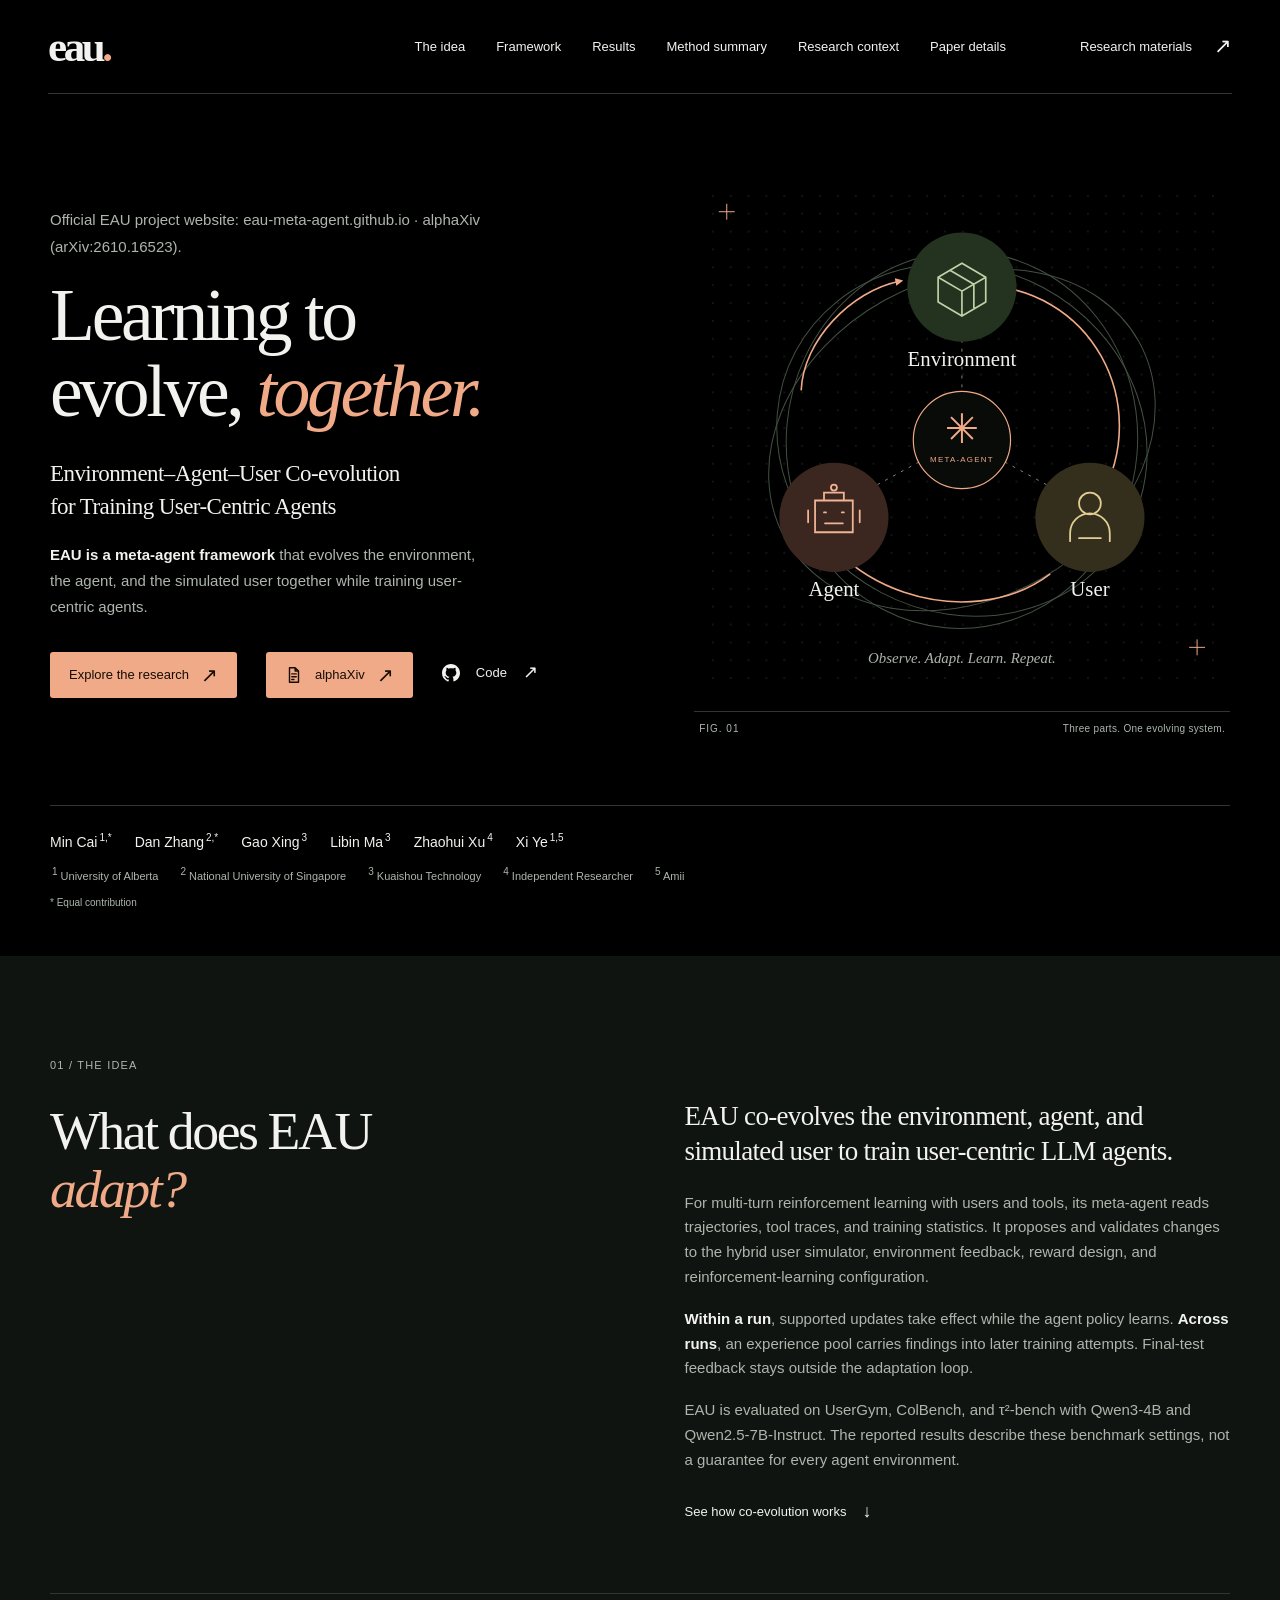
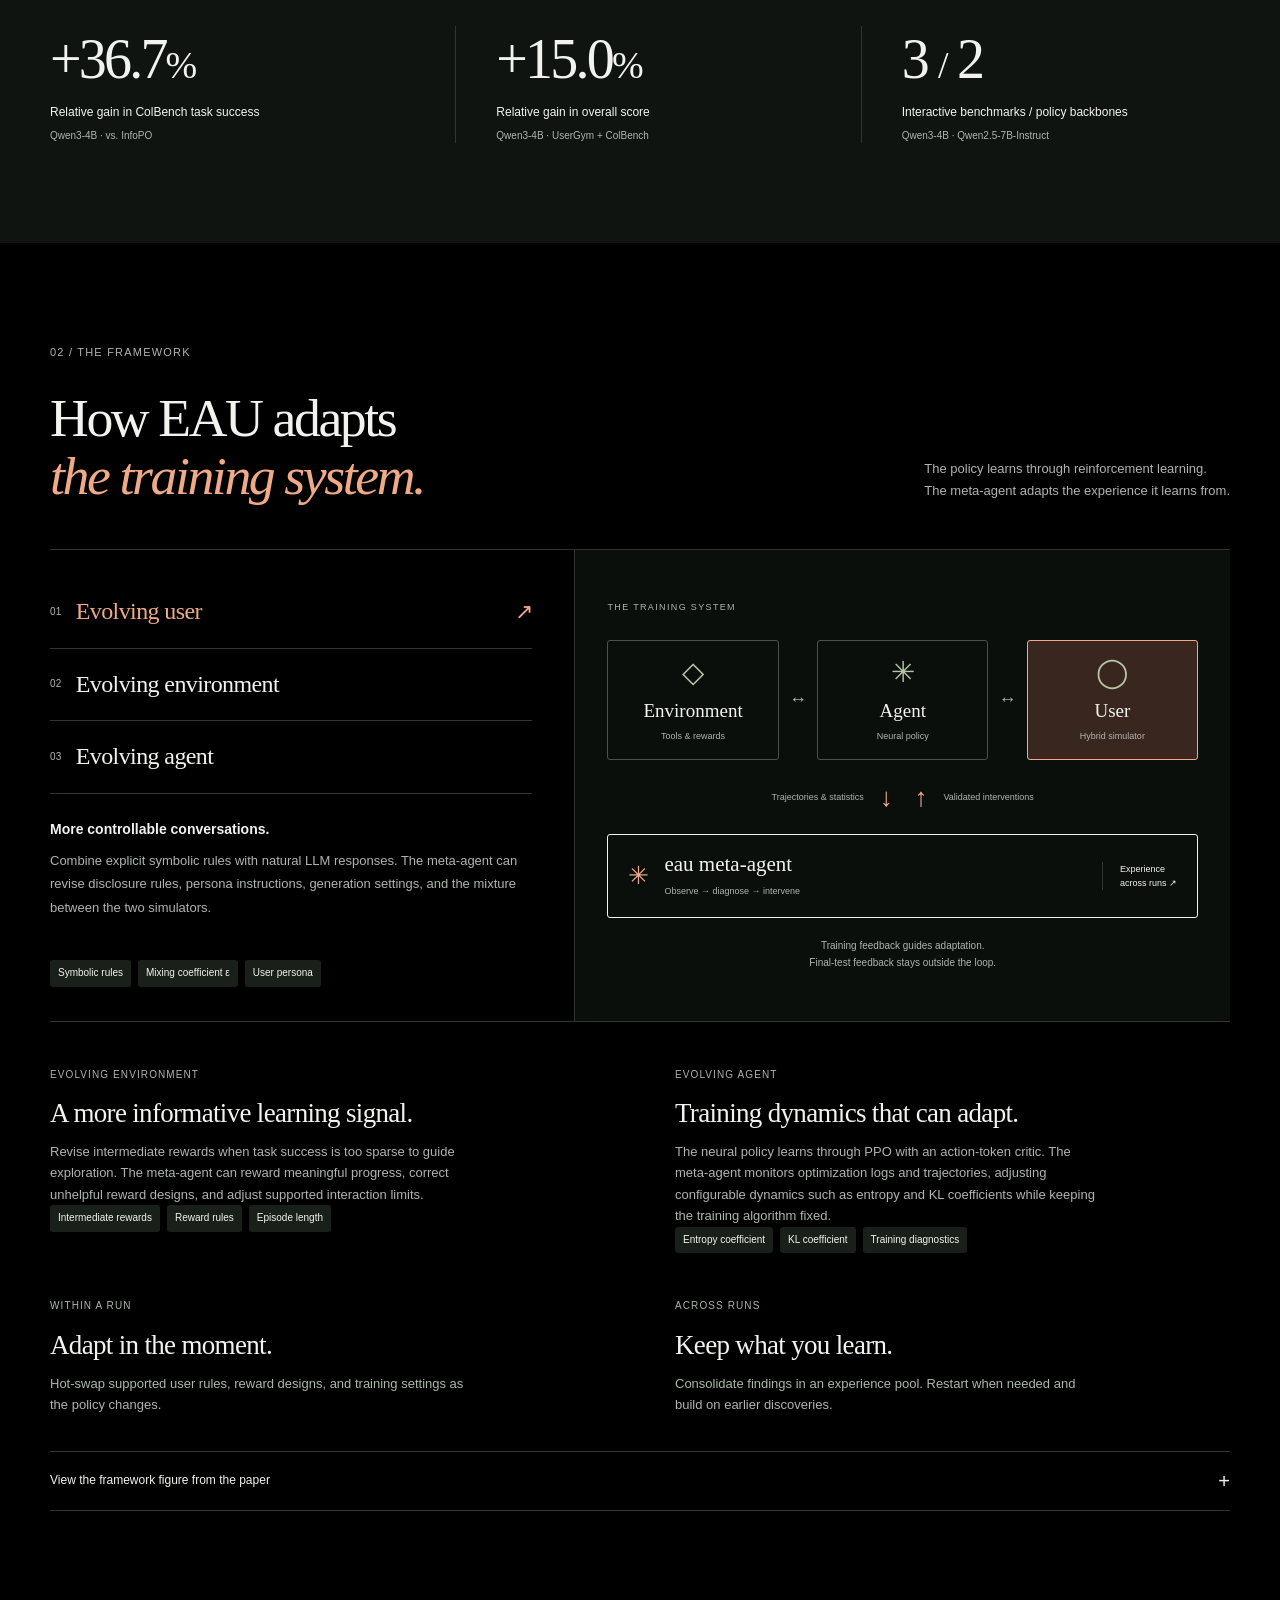
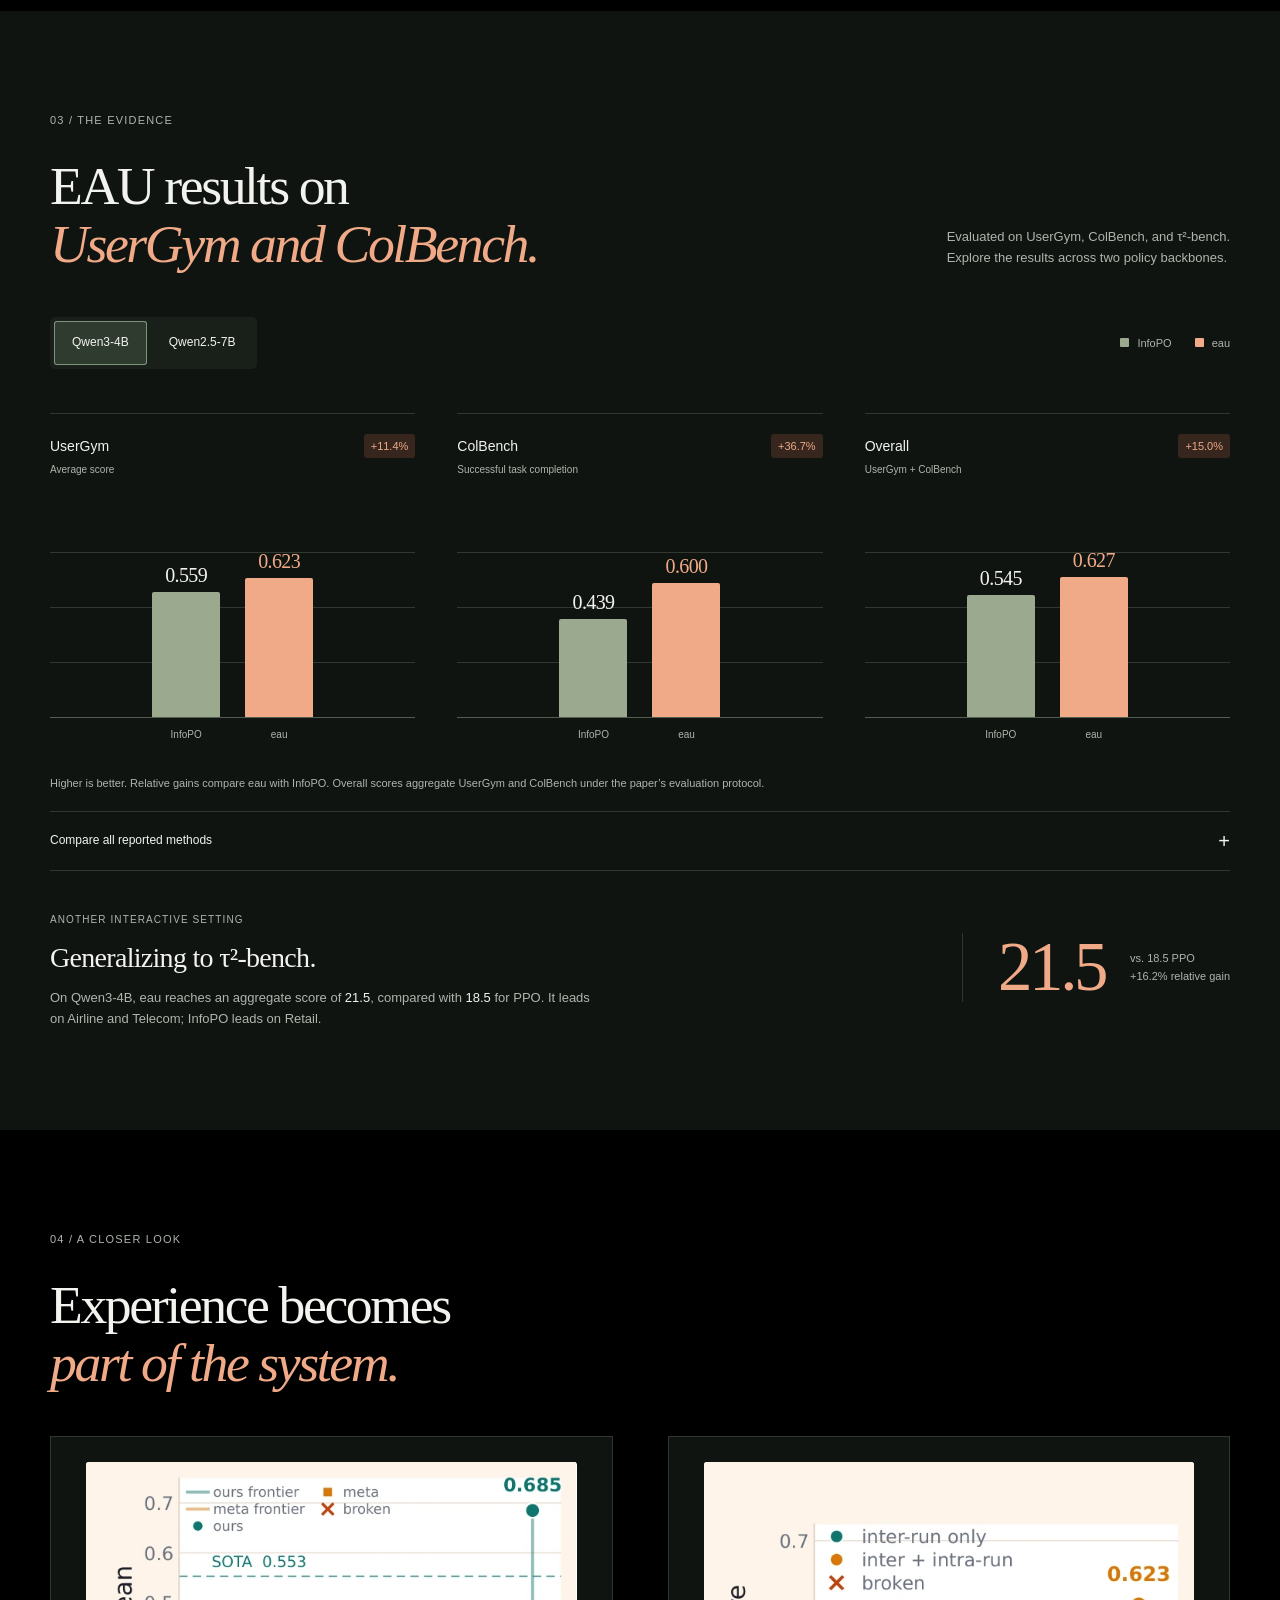
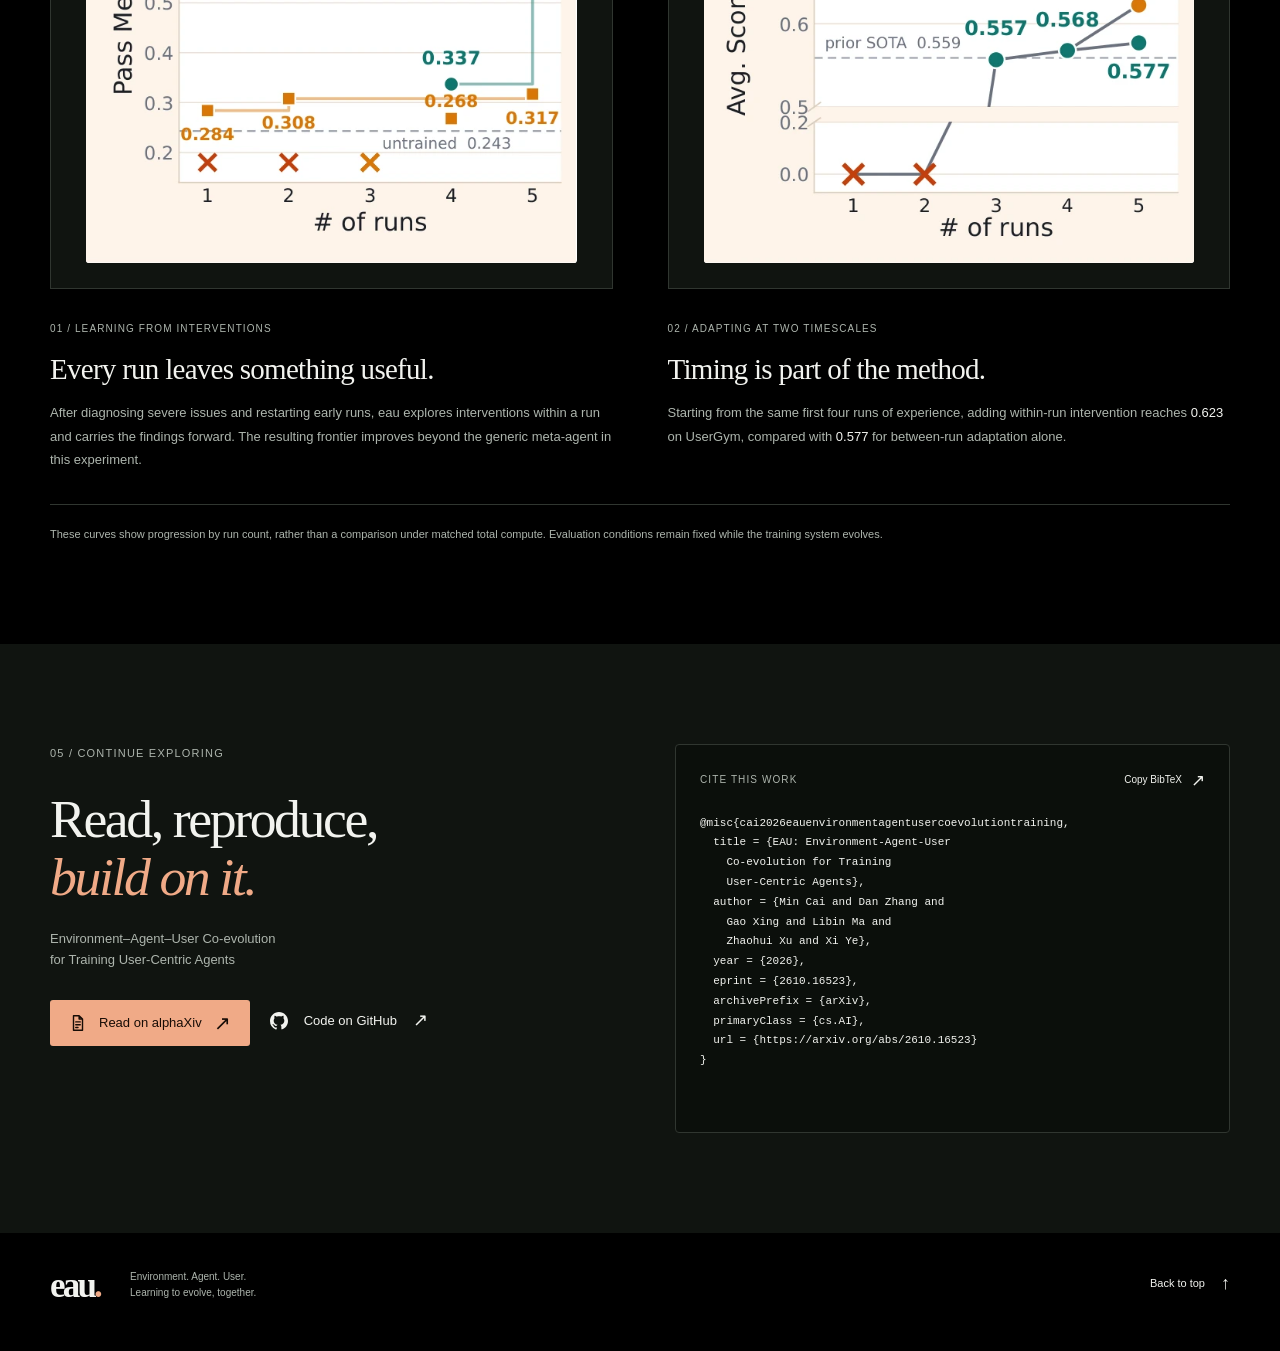
<file: index.html>
<!doctype html>
<html lang="en">
<head>
  <meta charset="utf-8">
  <meta name="viewport" content="width=device-width, initial-scale=1">
  <meta name="theme-color" content="#f5f2eb">
  <meta name="description" content="Official EAU project website for arXiv:2610.16523. A meta-agent framework that adapts environments, simulated users, rewards, and RL configuration for user-centric agents.">
  <link rel="canonical" href="https://eau-meta-agent.github.io/">
  <meta name="citation_title" content="EAU: Environment-Agent-User Co-evolution for Training User-Centric Agents">
  <meta name="citation_author" content="Min Cai">
  <meta name="citation_author" content="Dan Zhang">
  <meta name="citation_author" content="Gao Xing">
  <meta name="citation_author" content="Libin Ma">
  <meta name="citation_author" content="Zhaohui Xu">
  <meta name="citation_author" content="Xi Ye">
  <meta name="citation_publication_date" content="2026">
  <meta name="citation_arxiv_id" content="2610.16523">
  <meta name="citation_pdf_url" content="https://arxiv.org/pdf/2610.16523">
  <meta property="og:title" content="EAU: Environment-Agent-User Co-evolution for Training User-Centric Agents">
  <meta property="og:description" content="Official EAU project website for arXiv:2610.16523. A meta-agent framework that adapts environments, simulated users, rewards, and RL configuration for user-centric agents.">
  <meta property="og:type" content="website">
  <meta property="og:url" content="https://eau-meta-agent.github.io/">
  <meta property="og:image" content="https://eau-meta-agent.github.io/assets/social-card.png">
  <meta property="og:image:width" content="1200">
  <meta property="og:image:height" content="630">
  <meta name="twitter:card" content="summary_large_image">
  <title>EAU: Environment-Agent-User Co-evolution for Training User-Centric Agents</title>
  <link rel="icon" href="assets/favicon.svg" type="image/svg+xml">
  <link rel="stylesheet" href="styles.css">
  <script type="application/ld+json">
  {
    "@context": "https://schema.org",
    "@type": "ScholarlyArticle",
    "name": "EAU: Environment-Agent-User Co-evolution for Training User-Centric Agents",
    "alternateName": ["EAU", "Environment-Agent-User Co-evolution"],
    "url": "https://eau-meta-agent.github.io/",
    "sameAs": "https://arxiv.org/abs/2610.16523",
    "identifier": "arXiv:2610.16523",
    "description": "EAU is a meta-agent framework that jointly adapts the environment, agent, and simulated user while training user-centric agents.",
    "author": [
      {"@type": "Person", "name": "Min Cai", "affiliation": {"@type": "Organization", "name": "University of Alberta"}},
      {"@type": "Person", "name": "Dan Zhang", "affiliation": {"@type": "Organization", "name": "National University of Singapore"}},
      {"@type": "Person", "name": "Gao Xing", "affiliation": {"@type": "Organization", "name": "Kuaishou Technology"}},
      {"@type": "Person", "name": "Libin Ma", "affiliation": {"@type": "Organization", "name": "Kuaishou Technology"}},
      {"@type": "Person", "name": "Zhaohui Xu", "affiliation": {"@type": "Organization", "name": "Independent Researcher"}},
      {"@type": "Person", "name": "Xi Ye", "affiliation": [{"@type": "Organization", "name": "University of Alberta"}, {"@type": "Organization", "name": "Amii"}]}
    ],
    "keywords": ["environment-agent-user co-evolution", "meta-agent", "user-centric agents", "UserGym", "ColBench", "multi-turn reinforcement learning"]
  }
  </script>
  <script src="site-config.js" defer></script>
  <script src="script.js" defer></script>
</head>
<body>
  <a class="skip-link" href="#main">Skip to content</a>
  <header class="site-header">
    <a class="wordmark" href="#" aria-label="EAU home">eau<span class="wordmark-dot">.</span></a>
    <nav aria-label="Main navigation">
      <a href="#overview">The idea</a><a href="#framework">Framework</a><a href="#results">Results</a><a href="method.html">Method summary</a><a href="research-context.html">Research context</a><a href="paper.html">Paper details</a>
    </nav>
    <a class="header-link" href="#resources">Research materials <span aria-hidden="true">↗</span></a>
  </header>

  <main id="main">
    <section class="hero wrap" aria-labelledby="hero-title">
      <div class="hero-copy">
        <p class="hero-description" id="project-reference">Official EAU project website: <a href="https://eau-meta-agent.github.io/">eau-meta-agent.github.io</a> · <a href="https://www.alphaxiv.org/abs/2610.16523">alphaXiv (arXiv:2610.16523)</a>.</p>
        <h1 id="hero-title">Learning to<br>evolve, <em>together.</em></h1>
        <p class="hero-subtitle">Environment–Agent–User Co-evolution<br>for Training User-Centric Agents</p>
        <p class="hero-description"><strong>EAU is a meta-agent framework</strong> that evolves the environment, the agent, and the simulated user together while training user-centric agents.</p>
        <div class="hero-actions">
          <a class="button button-dark" href="#overview">Explore the research <span aria-hidden="true">↗</span></a>
          <a class="button button-dark" href="https://www.alphaxiv.org/abs/2610.16523" target="_blank" rel="noopener"><svg class="link-icon" width="18" height="18" aria-hidden="true" focusable="false"><use href="assets/icons.svg#paper"/></svg>alphaXiv <span aria-hidden="true">↗</span></a>
          <a class="text-link" data-code-link href="https://github.com/StringNLPLAB/meta-agent" target="_blank" rel="noopener"><svg class="link-icon" width="18" height="18" aria-hidden="true" focusable="false"><use href="assets/icons.svg#github"/></svg>Code <span aria-hidden="true">↗</span></a>
        </div>
      </div>
      <div class="hero-visual">
        <svg class="evolution-art" viewBox="0 0 540 530" role="img" aria-labelledby="art-title art-description">
          <title id="art-title">Three parts. One evolving system.</title>
          <desc id="art-description">Environment, agent, and user form a connected cycle around a meta-agent. Feedback from training informs the next intervention.</desc>
          <defs>
            <pattern id="dot-grid" width="18" height="18" patternUnits="userSpaceOnUse"><circle cx="1" cy="1" r="0.65" fill="#d6d0c5"/></pattern>
            <marker id="arrow-clay" viewBox="0 0 10 10" refX="5" refY="5" markerWidth="5" markerHeight="5" orient="auto-start-reverse"><path d="M 0 0 L 10 5 L 0 10 z" fill="#b45c43"/></marker>
          </defs>
          <rect x="10" y="10" width="520" height="510" fill="url(#dot-grid)"/>
          <g class="art-orbits" fill="none" stroke="#c1baad" stroke-width="1">
            <ellipse cx="270" cy="265" rx="204" ry="161" transform="rotate(-29 270 265)"/>
            <ellipse cx="270" cy="265" rx="190" ry="174" transform="rotate(28 270 265)"/>
            <ellipse cx="270" cy="265" rx="177" ry="190" transform="rotate(5 270 265)"/>
          </g>
          <path d="M283 109 C401 108 463 230 409 324 M359 400 C278 462 131 417 108 311 M108 215 C110 165 158 115 207 105" fill="none" stroke="#b45c43" stroke-width="1.6" marker-end="url(#arrow-clay)"/>
          <g stroke="#aaa18e" stroke-dasharray="3 6" fill="none"><path d="M270 155V216 M161 323L229 286 M379 323L311 286"/></g>
          <g class="art-node environment-node">
            <circle cx="270" cy="111" r="55" fill="#dfe2d4"/>
            <g fill="none" stroke="#626c50" stroke-width="1.7"><path d="M246 126V101l24-14 24 14v25l-24 14z M246 101l24 14 24-14 M270 115v25 M258 94l24 14v24"/></g>
            <text x="270" y="190" text-anchor="middle" class="art-label">Environment</text>
          </g>
          <g class="art-node agent-node">
            <circle cx="141" cy="343" r="55" fill="#d8a38d"/>
            <g fill="none" stroke="#6e382b" stroke-width="1.8"><path d="M122 326h38v32h-38z M131 326v-8h20v8 M131 338h2 M149 338h2 M132 349h18 M115 336v12 M167 336v12" stroke-linecap="round"/><circle cx="141" cy="313" r="3"/></g>
            <text x="141" y="422" text-anchor="middle" class="art-label">Agent</text>
          </g>
          <g class="art-node user-node">
            <circle cx="399" cy="343" r="55" fill="#e6d8bc"/>
            <g fill="none" stroke="#806e47" stroke-width="1.8"><circle cx="399" cy="329" r="11"/><path d="M379 367v-8a20 20 0 0 1 40 0v8 M388 364h22" stroke-linecap="round"/></g>
            <text x="399" y="422" text-anchor="middle" class="art-label">User</text>
          </g>
          <circle cx="270" cy="265" r="49" fill="#f5f2eb" stroke="#b45c43" stroke-width="1.2"/>
          <g transform="translate(270 253)" stroke="#b45c43" stroke-width="2"><path d="M-15 0h30 M0-15v30 M-11-11l22 22 M-11 11l22-22"/></g>
          <text x="270" y="287" text-anchor="middle" class="art-meta">META-AGENT</text>
          <text x="270" y="490" text-anchor="middle" class="art-footnote">Observe. Adapt. Learn. Repeat.</text>
          <path d="M25 35h16 M33 27v16 M499 474h16 M507 466v16" stroke="#b45c43" stroke-width="1"/>
        </svg>
        <div class="figure-index"><span>Fig. 01</span><span>Three parts. One evolving system.</span></div>
      </div>
    </section>

    <section class="authors wrap" aria-label="Research team">
      <p class="author-names"><span>Min Cai<sup>1,*</sup></span><span>Dan Zhang<sup>2,*</sup></span><span>Gao Xing<sup>3</sup></span><span>Libin Ma<sup>3</sup></span><span>Zhaohui Xu<sup>4</sup></span><span>Xi Ye<sup>1,5</sup></span></p>
      <p class="affiliations"><span><sup>1</sup> University of Alberta</span><span><sup>2</sup> National University of Singapore</span><span><sup>3</sup> Kuaishou Technology</span><span><sup>4</sup> Independent Researcher</span><span><sup>5</sup> Amii</span></p>
      <p class="equal-contribution">* Equal contribution</p>
    </section>

    <section class="overview section-pad" id="overview" aria-labelledby="overview-title">
      <div class="wrap overview-grid">
        <div><p class="eyebrow section-number">01 / The idea</p><h2 id="overview-title">What does EAU<br><em>adapt?</em></h2></div>
        <div class="overview-copy">
          <p class="lead">EAU co-evolves the environment, agent, and simulated user to train user-centric LLM agents.</p>
          <p>For multi-turn reinforcement learning with users and tools, its meta-agent reads trajectories, tool traces, and training statistics. It proposes and validates changes to the hybrid user simulator, environment feedback, reward design, and reinforcement-learning configuration.</p>
          <p><strong>Within a run</strong>, supported updates take effect while the agent policy learns. <strong>Across runs</strong>, an experience pool carries findings into later training attempts. Final-test feedback stays outside the adaptation loop.</p>
          <p>EAU is evaluated on UserGym, ColBench, and τ²-bench with Qwen3-4B and Qwen2.5-7B-Instruct. The reported results describe these benchmark settings, not a guarantee for every agent environment.</p>
          <a class="text-link" href="#framework">See how co-evolution works <span aria-hidden="true">↓</span></a>
        </div>
      </div>
      <div class="wrap findings-strip">
        <div><strong>+36.7<span>%</span></strong><p>Relative gain in ColBench task success<small>Qwen3-4B · vs. InfoPO</small></p></div>
        <div><strong>+15.0<span>%</span></strong><p>Relative gain in overall score<small>Qwen3-4B · UserGym + ColBench</small></p></div>
        <div><strong>3 <span>/</span> 2</strong><p>Interactive benchmarks / policy backbones<small>Qwen3-4B · Qwen2.5-7B-Instruct</small></p></div>
      </div>
    </section>

    <section class="framework wrap section-pad" id="framework" aria-labelledby="framework-title">
      <div class="section-heading"><div><p class="eyebrow section-number">02 / The framework</p><h2 id="framework-title">How EAU adapts<br><em>the training system.</em></h2></div><p>The policy learns through reinforcement learning.<br>The meta-agent adapts the experience it learns from.</p></div>
      <div class="framework-explorer">
        <div class="framework-controls">
          <div class="component-tabs" role="tablist" aria-label="Explore co-evolving components">
            <button id="tab-user" role="tab" aria-selected="true" aria-controls="component-panel" data-component="user" tabindex="0"><span>01</span> Evolving user <span aria-hidden="true">↗</span></button>
            <button id="tab-environment" role="tab" aria-selected="false" aria-controls="component-panel" data-component="environment" tabindex="-1"><span>02</span> Evolving environment <span aria-hidden="true">↗</span></button>
            <button id="tab-agent" role="tab" aria-selected="false" aria-controls="component-panel" data-component="agent" tabindex="-1"><span>03</span> Evolving agent <span aria-hidden="true">↗</span></button>
          </div>
          <div id="component-panel" role="tabpanel" aria-labelledby="tab-user" tabindex="0">
            <h3 id="component-title">More controllable conversations.</h3>
            <p id="component-description">Combine explicit symbolic rules with natural LLM responses. The meta-agent can revise disclosure rules, persona instructions, generation settings, and the mixture between the two simulators.</p>
            <div class="knob-list" id="component-knobs"><span>Symbolic rules</span><span>Mixing coefficient ε</span><span>User persona</span></div>
          </div>
        </div>
        <div class="system-diagram" data-active="user">
          <div class="diagram-label">THE TRAINING SYSTEM</div>
          <div class="system-components"><div data-node="environment"><span class="node-symbol" aria-hidden="true">◇</span>Environment<small>Tools & rewards</small></div><span class="connector" aria-hidden="true">↔</span><div data-node="agent"><span class="node-symbol" aria-hidden="true">✳</span>Agent<small>Neural policy</small></div><span class="connector" aria-hidden="true">↔</span><div data-node="user" class="is-active"><span class="node-symbol" aria-hidden="true">◯</span>User<small>Hybrid simulator</small></div></div>
          <div class="feedback-bridge"><span>Trajectories & statistics</span><span aria-hidden="true">↓ &nbsp; ↑</span><span>Validated interventions</span></div>
          <div class="meta-agent-box"><span class="little-star" aria-hidden="true">✳</span><div><strong>eau meta-agent</strong><small>Observe → diagnose → intervene</small></div><span class="experience-pool">Experience<br>across runs ↗</span></div>
          <p class="diagram-note">Training feedback guides adaptation.<br>Final-test feedback stays outside the loop.</p>
        </div>
      </div>
      <div class="timescales" id="static-component-reference" aria-label="Environment and agent reference">
        <article><span class="mini-index">Evolving environment</span><h3>A more informative learning signal.</h3><p>Revise intermediate rewards when task success is too sparse to guide exploration. The meta-agent can reward meaningful progress, correct unhelpful reward designs, and adjust supported interaction limits.</p><div class="knob-list"><span>Intermediate rewards</span><span>Reward rules</span><span>Episode length</span></div></article>
        <article><span class="mini-index">Evolving agent</span><h3>Training dynamics that can adapt.</h3><p>The neural policy learns through PPO with an action-token critic. The meta-agent monitors optimization logs and trajectories, adjusting configurable dynamics such as entropy and KL coefficients while keeping the training algorithm fixed.</p><div class="knob-list"><span>Entropy coefficient</span><span>KL coefficient</span><span>Training diagnostics</span></div></article>
      </div>
      <div class="timescales"><article><span class="mini-index">Within a run</span><h3>Adapt in the moment.</h3><p>Hot-swap supported user rules, reward designs, and training settings as the policy changes.</p></article><article><span class="mini-index">Across runs</span><h3>Keep what you learn.</h3><p>Consolidate findings in an experience pool. Restart when needed and build on earlier discoveries.</p></article></div>
      <details class="paper-figure"><summary>View the framework figure from the paper <span aria-hidden="true">+</span></summary><figure><a href="assets/eau_demo.webp" target="_blank" rel="noopener"><img src="assets/eau_demo.webp" width="1844" height="768" loading="lazy" alt="EAU framework from the manuscript, showing meta-agent interventions on environment, agent, and user knobs during and across training runs."></a><figcaption>The meta-agent controls editable knobs and carries experience between runs. Figure from the supplied manuscript.</figcaption></figure></details>
    </section>

    <section class="results section-pad" id="results" aria-labelledby="results-title">
      <div class="wrap">
        <div class="section-heading"><div><p class="eyebrow section-number">03 / The evidence</p><h2 id="results-title">EAU results on<br><em>UserGym and ColBench.</em></h2></div><p>Evaluated on UserGym, ColBench, and τ²-bench.<br>Explore the results across two policy backbones.</p></div>
        <div class="results-toolbar"><div class="model-switch" role="group" aria-label="Policy backbone"><button data-model="qwen3" aria-pressed="true">Qwen3-4B</button><button data-model="qwen25" aria-pressed="false">Qwen2.5-7B</button></div><span class="results-key"><i class="legend-baseline"></i> InfoPO <i class="legend-eau"></i> eau</span></div>
        <div class="chart-grid" id="result-charts" aria-live="polite"><article class="chart-card" aria-label="Qwen3-4B, UserGym Average score: InfoPO 0.559, eau 0.623, relative gain 11.4 percent.">
      <div class="chart-top"><h3>UserGym</h3><span class="gain">+11.4%</span></div>
      <p class="chart-subtitle">Average score</p>
      <div class="bar-plot" aria-hidden="true"><div class="bar-column"><span class="bar-value">0.559</span><div class="bar" style="height:57.30%"></div></div><div class="bar-column eau"><span class="bar-value">0.623</span><div class="bar" style="height:63.86%"></div></div></div>
      <div class="bar-labels" aria-hidden="true"><span>InfoPO</span><span>eau</span></div>
    </article><article class="chart-card" aria-label="Qwen3-4B, ColBench Successful task completion: InfoPO 0.439, eau 0.600, relative gain 36.7 percent.">
      <div class="chart-top"><h3>ColBench</h3><span class="gain">+36.7%</span></div>
      <p class="chart-subtitle">Successful task completion</p>
      <div class="bar-plot" aria-hidden="true"><div class="bar-column"><span class="bar-value">0.439</span><div class="bar" style="height:45.00%"></div></div><div class="bar-column eau"><span class="bar-value">0.600</span><div class="bar" style="height:61.50%"></div></div></div>
      <div class="bar-labels" aria-hidden="true"><span>InfoPO</span><span>eau</span></div>
    </article><article class="chart-card" aria-label="Qwen3-4B, Overall UserGym + ColBench: InfoPO 0.545, eau 0.627, relative gain 15.0 percent.">
      <div class="chart-top"><h3>Overall</h3><span class="gain">+15.0%</span></div>
      <p class="chart-subtitle">UserGym + ColBench</p>
      <div class="bar-plot" aria-hidden="true"><div class="bar-column"><span class="bar-value">0.545</span><div class="bar" style="height:55.86%"></div></div><div class="bar-column eau"><span class="bar-value">0.627</span><div class="bar" style="height:64.27%"></div></div></div>
      <div class="bar-labels" aria-hidden="true"><span>InfoPO</span><span>eau</span></div>
    </article></div>
        <noscript><p>Showing the Qwen3-4B results. Enable JavaScript to switch the policy backbone. The source tables are included in the downloadable manuscript.</p></noscript>
        <p class="results-note">Higher is better. Relative gains compare eau with InfoPO. Overall scores aggregate UserGym and ColBench under the paper’s evaluation protocol.</p>
        <details class="result-table-details"><summary>Compare all reported methods <span aria-hidden="true">+</span></summary><div class="table-scroll"><table><caption id="table-caption">Qwen3-4B · UserGym and ColBench</caption><thead><tr><th scope="col">Method</th><th scope="col">UserGym avg.</th><th scope="col">ColBench pass</th><th scope="col">ColBench success</th><th scope="col">Overall</th></tr></thead><tbody id="results-table-body"><tr><th scope="row">Backbone</th><td>0.426</td><td>0.272</td><td>0.153</td><td>0.378</td></tr><tr><th scope="row">ReAct</th><td>0.457</td><td>0.269</td><td>0.145</td><td>0.401</td></tr><tr><th scope="row">Reflexion</th><td>0.455</td><td>0.303</td><td>0.184</td><td>0.408</td></tr><tr><th scope="row">RAGEN</th><td>0.468</td><td>0.479</td><td>0.361</td><td>0.457</td></tr><tr><th scope="row">Search-R1</th><td>0.472</td><td>0.467</td><td>0.355</td><td>0.459</td></tr><tr><th scope="row">UserRL</th><td>0.509</td><td>0.468</td><td>0.342</td><td>0.486</td></tr><tr><th scope="row">InfoPO</th><td>0.559</td><td>0.553</td><td>0.439</td><td>0.545</td></tr><tr><th scope="row">PPO</th><td>0.522</td><td>0.284</td><td>0.200</td><td>0.462</td></tr><tr class="ours"><th scope="row">eau</th><td>0.623</td><td>0.685</td><td>0.600</td><td>0.627</td></tr></tbody></table></div></details>
        <div class="tau-result"><div><span class="mini-index">Another interactive setting</span><h3>Generalizing to τ²-bench.</h3><p>On Qwen3-4B, eau reaches an aggregate score of <strong>21.5</strong>, compared with <strong>18.5</strong> for PPO. It leads on Airline and Telecom; InfoPO leads on Retail.</p></div><div class="tau-score"><strong>21.5</strong><span>vs. 18.5 PPO<br>+16.2% relative gain</span></div></div>
      </div>
    </section>

    <section class="insights wrap section-pad" aria-labelledby="insights-title">
      <div class="section-heading"><div><p class="eyebrow section-number">04 / A closer look</p><h2 id="insights-title">Experience becomes<br><em>part of the system.</em></h2></div></div>
      <div class="insight-grid">
        <article><figure><a href="assets/experience_analysis.webp" target="_blank" rel="noopener"><img src="assets/experience_analysis.webp" width="634" height="518" loading="lazy" alt="ColBench best-score frontier: EAU reaches pass mean 0.685, compared with 0.317 for a generic meta-agent, over five runs."></a></figure><span class="mini-index">01 / Learning from interventions</span><h3>Every run leaves something useful.</h3><p>After diagnosing severe issues and restarting early runs, eau explores interventions within a run and carries the findings forward. The resulting frontier improves beyond the generic meta-agent in this experiment.</p></article>
        <article><figure><a href="assets/usergym_progression.webp" target="_blank" rel="noopener"><img src="assets/usergym_progression.webp" width="634" height="518" loading="lazy" alt="UserGym progression: with shared experience from the first four runs, adding intra-run intervention reaches 0.623 versus 0.577 with inter-run adaptation alone."></a></figure><span class="mini-index">02 / Adapting at two timescales</span><h3>Timing is part of the method.</h3><p>Starting from the same first four runs of experience, adding within-run intervention reaches <strong>0.623</strong> on UserGym, compared with <strong>0.577</strong> for between-run adaptation alone.</p></article>
      </div>
      <p class="insights-note">These curves show progression by run count, rather than a comparison under matched total compute. Evaluation conditions remain fixed while the training system evolves.</p>
    </section>

    <section class="resources section-pad" id="resources" aria-labelledby="resources-title">
      <div class="wrap resources-grid"><div><p class="eyebrow section-number">05 / Continue exploring</p><h2 id="resources-title">Read, reproduce,<br><em>build on it.</em></h2><p>Environment–Agent–User Co-evolution<br>for Training User-Centric Agents</p><div class="resource-links"><a class="button button-dark" href="https://www.alphaxiv.org/abs/2610.16523" target="_blank" rel="noopener"><svg class="link-icon" width="18" height="18" aria-hidden="true" focusable="false"><use href="assets/icons.svg#paper"/></svg>Read on alphaXiv <span aria-hidden="true">↗</span></a><a id="code-link" class="text-link" data-code-link href="https://github.com/StringNLPLAB/meta-agent" target="_blank" rel="noopener"><svg class="link-icon" width="18" height="18" aria-hidden="true" focusable="false"><use href="assets/icons.svg#github"/></svg>Code on GitHub <span aria-hidden="true">↗</span></a></div></div>
      <div class="citation-box"><div class="citation-heading"><span class="mini-index">Cite this work</span><button id="copy-citation" aria-label="Copy BibTeX citation">Copy BibTeX <span aria-hidden="true">↗</span></button></div><pre><code id="citation">@misc{cai2026eauenvironmentagentusercoevolutiontraining,
  title = {EAU: Environment-Agent-User
    Co-evolution for Training
    User-Centric Agents},
  author = {Min Cai and Dan Zhang and
    Gao Xing and Libin Ma and
    Zhaohui Xu and Xi Ye},
  year = {2026},
  eprint = {2610.16523},
  archivePrefix = {arXiv},
  primaryClass = {cs.AI},
  url = {https://arxiv.org/abs/2610.16523}
}</code></pre><p id="copy-status" class="copy-status" role="status" aria-live="polite"></p></div></div>
    </section>
  </main>
  <footer class="wrap site-footer"><a class="wordmark" href="#" aria-label="Back to top">eau<span class="wordmark-dot">.</span></a><p>Environment. Agent. User.<br>Learning to evolve, together.</p><a class="text-link" href="#main">Back to top <span aria-hidden="true">↑</span></a></footer>
</body>
</html>
</file>
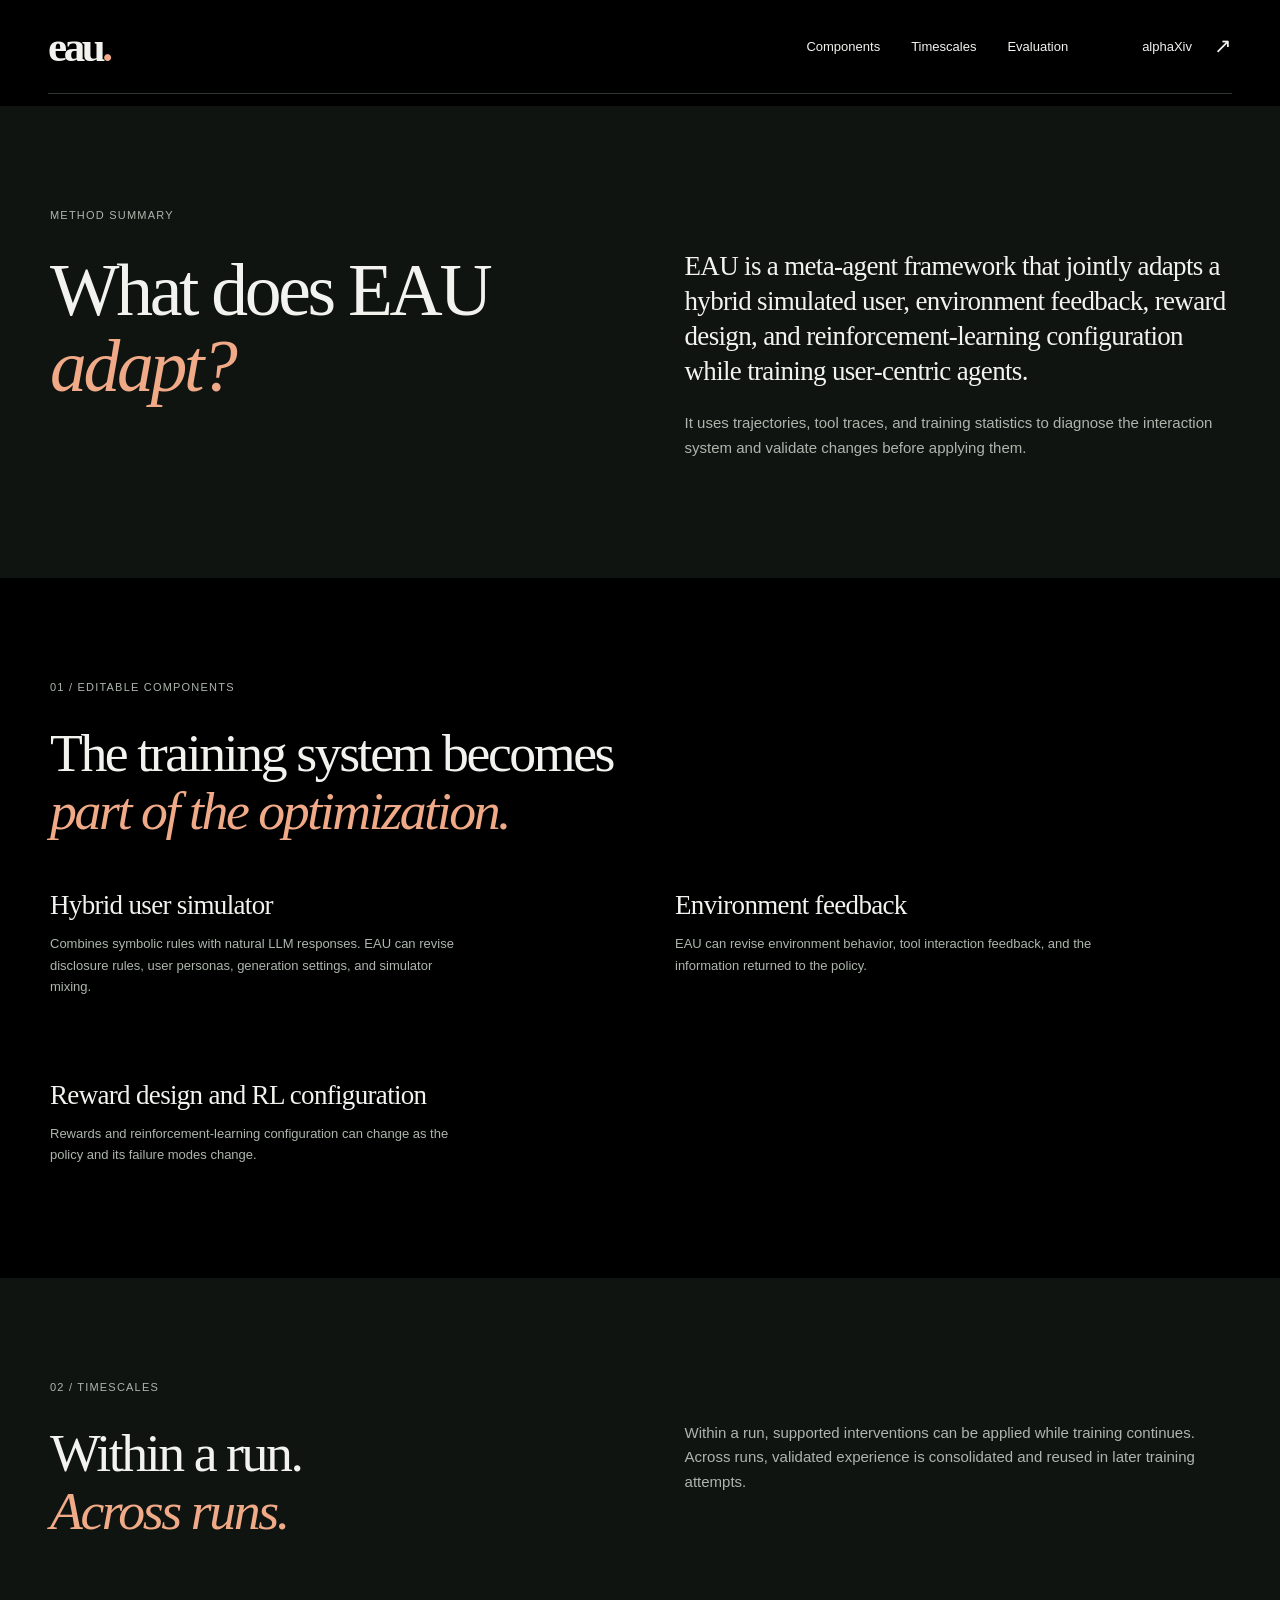
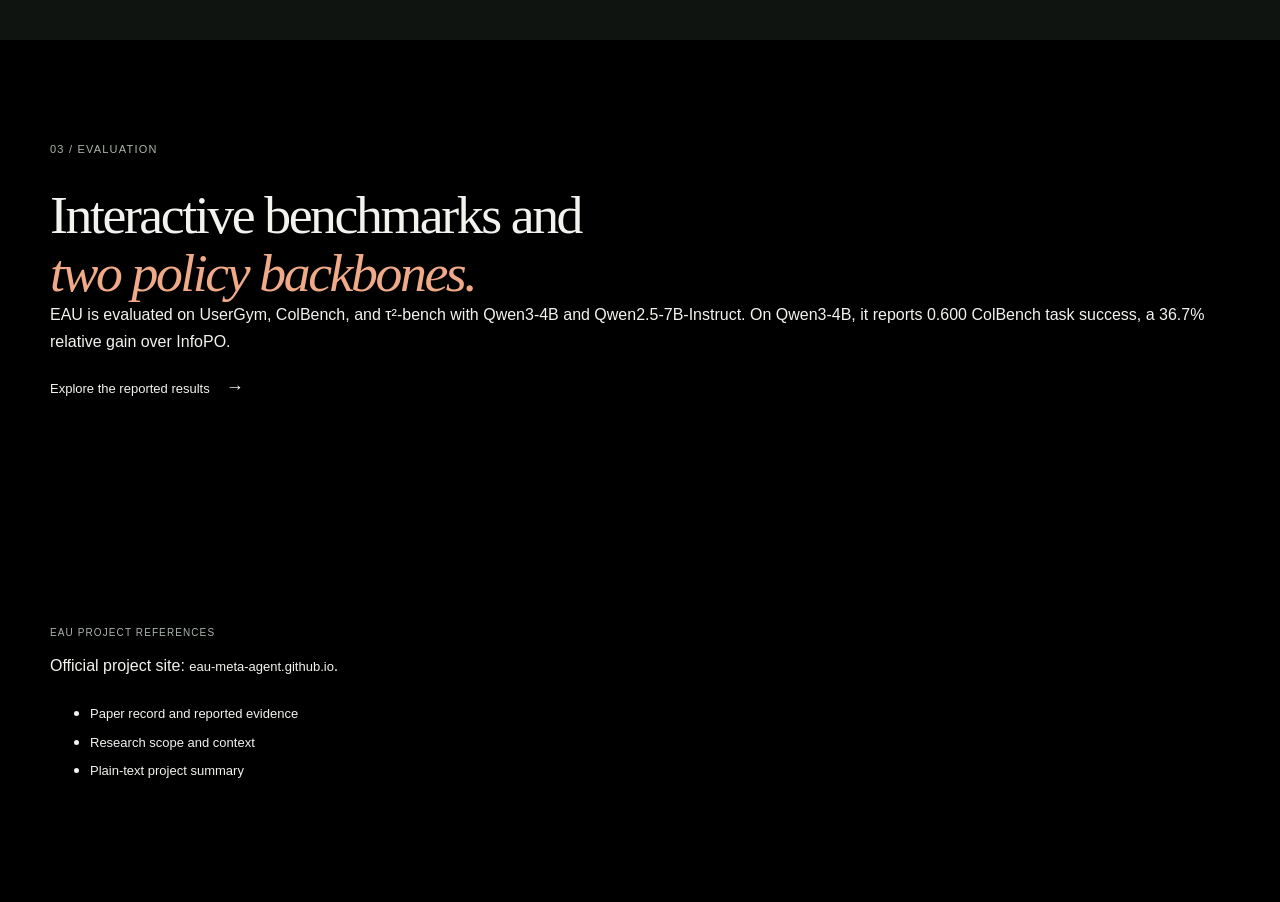
<file: method.html>
<!doctype html>
<html lang="en">
<head>
  <meta charset="utf-8">
  <meta name="viewport" content="width=device-width, initial-scale=1">
  <title>How EAU adapts users, environments, rewards, and RL configuration</title>
  <meta name="description" content="Method summary for EAU: a meta-agent jointly adapts a hybrid simulated user, environment feedback, reward design, and reinforcement-learning configuration within and across training runs.">
  <link rel="canonical" href="https://eau-meta-agent.github.io/method.html">
  <link rel="stylesheet" href="styles.css">
  <script type="application/ld+json">
  {
    "@context": "https://schema.org",
    "@type": "ScholarlyArticle",
    "name": "EAU: Environment-Agent-User Co-evolution for Training User-Centric Agents",
    "url": "https://eau-meta-agent.github.io/method.html",
    "sameAs": "https://arxiv.org/abs/2610.16523",
    "identifier": "arXiv:2610.16523",
    "description": "EAU jointly adapts a hybrid simulated user, environment feedback, reward design, and reinforcement-learning configuration within and across training runs.",
    "keywords": [
      "hybrid user simulator", "simulated user", "environment feedback",
      "reward design", "RL configuration", "within a run", "across runs",
      "UserGym", "ColBench", "tau2-bench", "Qwen3-4B", "Qwen2.5-7B-Instruct"
    ]
  }
  </script>
</head>
<body>
  <a class="skip-link" href="#main">Skip to content</a>
  <header class="site-header">
    <a class="wordmark" href="index.html" aria-label="EAU home">eau<span class="wordmark-dot">.</span></a>
    <nav aria-label="Method navigation"><a href="#components">Components</a><a href="#timescales">Timescales</a><a href="#evaluation">Evaluation</a></nav>
    <a class="header-link" href="https://www.alphaxiv.org/abs/2610.16523">alphaXiv <span aria-hidden="true">↗</span></a>
  </header>
  <main id="main">
    <section class="overview section-pad">
      <div class="wrap overview-grid">
        <div><p class="eyebrow section-number">Method summary</p><h1>What does EAU<br><em>adapt?</em></h1></div>
        <div class="overview-copy">
          <p class="lead">EAU is a meta-agent framework that jointly adapts a hybrid simulated user, environment feedback, reward design, and reinforcement-learning configuration while training user-centric agents.</p>
          <p>It uses trajectories, tool traces, and training statistics to diagnose the interaction system and validate changes before applying them.</p>
        </div>
      </div>
    </section>
    <section class="wrap section-pad" id="components">
      <p class="eyebrow section-number">01 / Editable components</p>
      <h2>The training system becomes<br><em>part of the optimization.</em></h2>
      <div class="timescales">
        <article><h3>Hybrid user simulator</h3><p>Combines symbolic rules with natural LLM responses. EAU can revise disclosure rules, user personas, generation settings, and simulator mixing.</p></article>
        <article><h3>Environment feedback</h3><p>EAU can revise environment behavior, tool interaction feedback, and the information returned to the policy.</p></article>
        <article><h3>Reward design and RL configuration</h3><p>Rewards and reinforcement-learning configuration can change as the policy and its failure modes change.</p></article>
      </div>
    </section>
    <section class="overview section-pad" id="timescales">
      <div class="wrap overview-grid"><div><p class="eyebrow section-number">02 / Timescales</p><h2>Within a run.<br><em>Across runs.</em></h2></div><div class="overview-copy"><p>Within a run, supported interventions can be applied while training continues. Across runs, validated experience is consolidated and reused in later training attempts.</p></div></div>
    </section>
    <section class="wrap section-pad" id="evaluation">
      <p class="eyebrow section-number">03 / Evaluation</p>
      <h2>Interactive benchmarks and<br><em>two policy backbones.</em></h2>
      <p>EAU is evaluated on UserGym, ColBench, and τ²-bench with Qwen3-4B and Qwen2.5-7B-Instruct. On Qwen3-4B, it reports 0.600 ColBench task success, a 36.7% relative gain over InfoPO.</p>
      <p><a class="text-link" href="index.html#results">Explore the reported results <span aria-hidden="true">→</span></a></p>
    </section>
  </main>
  <footer class="wrap section-pad" aria-label="EAU project references">
    <p class="mini-index">EAU project references</p>
    <p>Official project site: <a class="text-link" href="https://eau-meta-agent.github.io/">eau-meta-agent.github.io</a>.</p>
    <ul>
      <li><a class="text-link" href="paper.html#evidence">Paper record and reported evidence</a></li>
      <li><a class="text-link" href="research-context.html#scope">Research scope and context</a></li>
      <li><a class="text-link" href="llms.txt">Plain-text project summary</a></li>
    </ul>
  </footer>
</body>
</html>
</file>
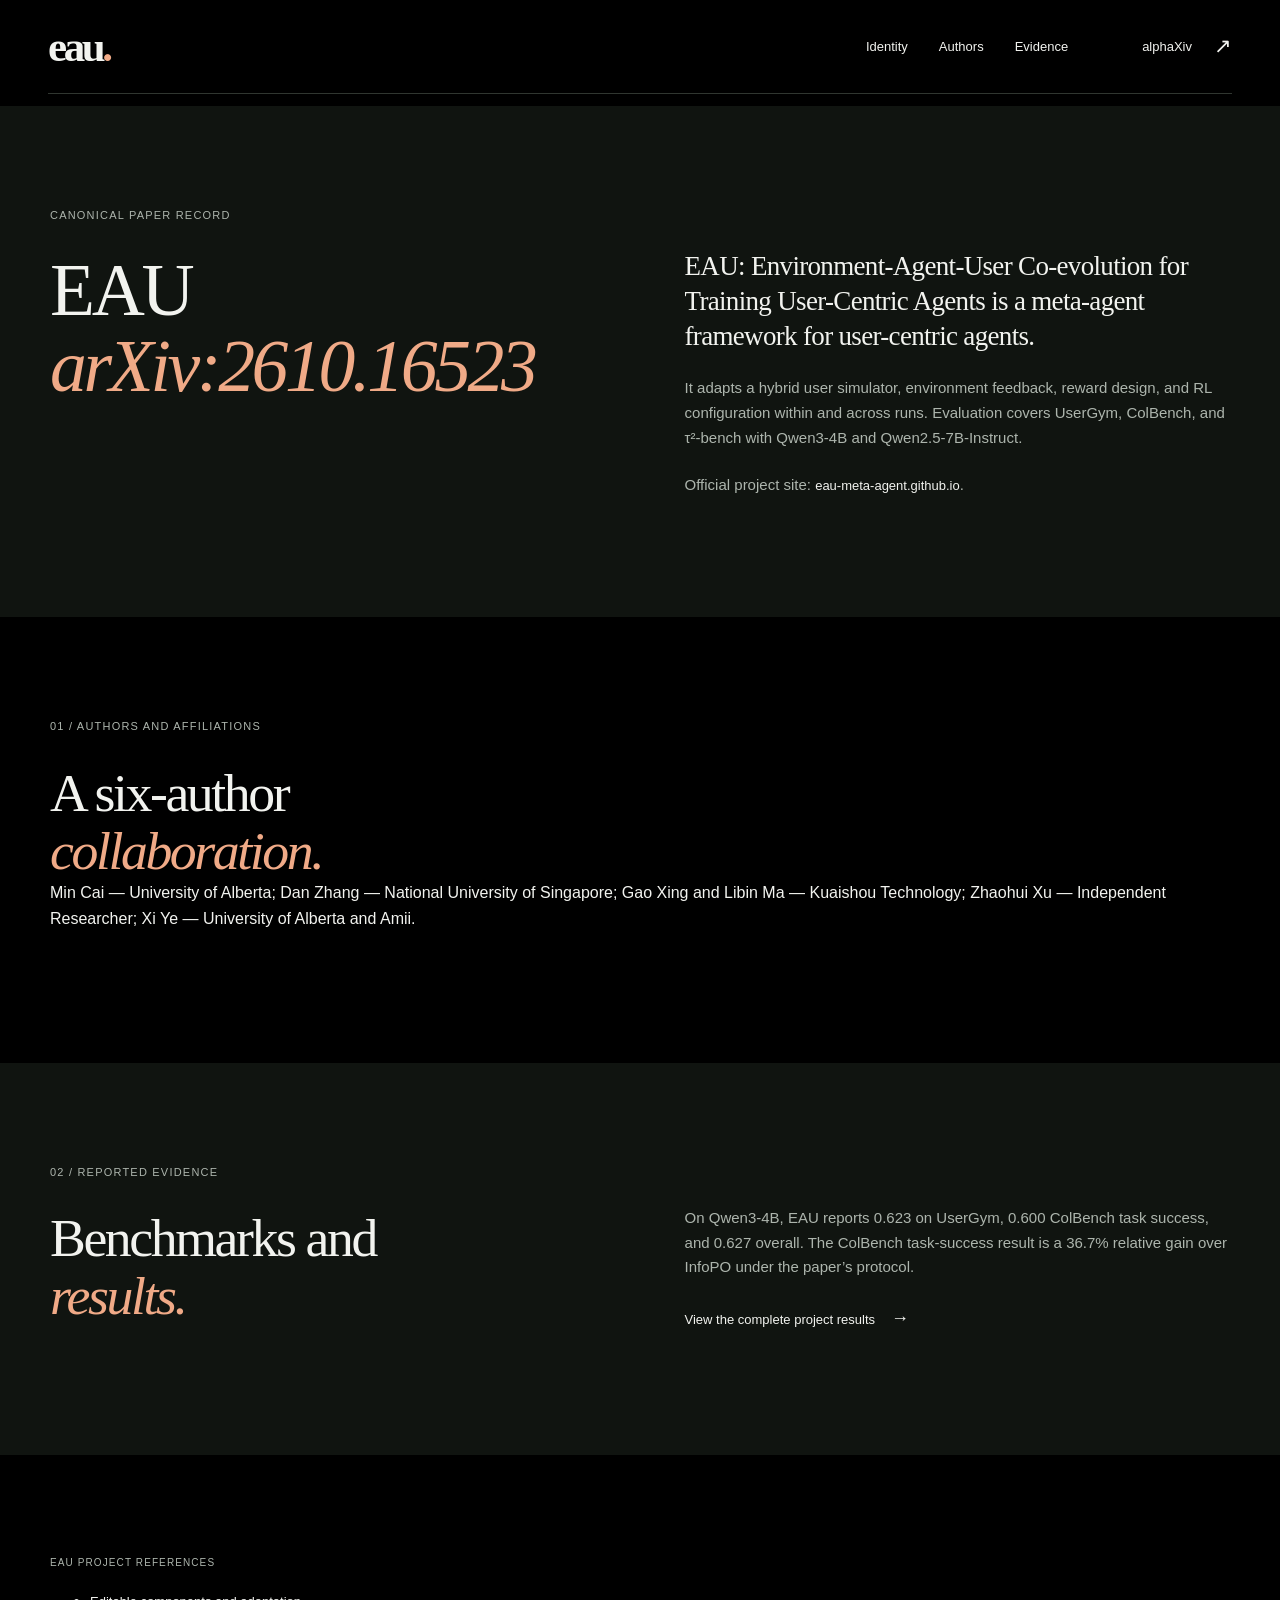
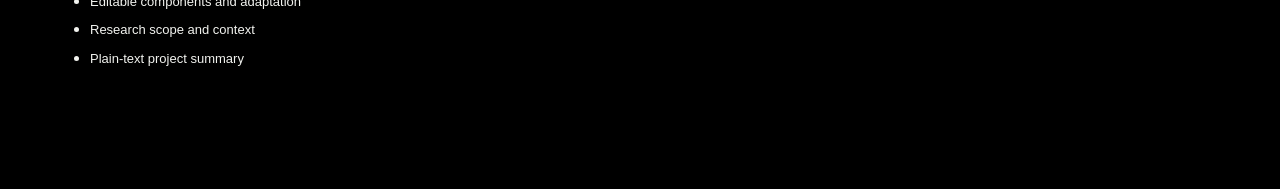
<file: paper.html>
<!doctype html>
<html lang="en">
<head>
  <meta charset="utf-8">
  <meta name="viewport" content="width=device-width, initial-scale=1">
  <title>EAU paper details — arXiv:2610.16523, authors, benchmarks, and results</title>
  <meta name="description" content="Bibliographic record for EAU (arXiv:2610.16523): a meta-agent framework for user-centric agents, evaluated on UserGym, ColBench, and tau2-bench with Qwen3-4B and Qwen2.5-7B-Instruct; reports 0.600 ColBench task success and +36.7% relative gain.">
  <link rel="canonical" href="https://eau-meta-agent.github.io/paper.html">
  <meta name="citation_title" content="EAU: Environment-Agent-User Co-evolution for Training User-Centric Agents">
  <meta name="citation_author" content="Min Cai"><meta name="citation_author" content="Dan Zhang"><meta name="citation_author" content="Gao Xing"><meta name="citation_author" content="Libin Ma"><meta name="citation_author" content="Zhaohui Xu"><meta name="citation_author" content="Xi Ye">
  <meta name="citation_publication_date" content="2026">
  <meta name="citation_arxiv_id" content="2610.16523">
  <meta name="citation_pdf_url" content="https://arxiv.org/pdf/2610.16523">
  <link rel="stylesheet" href="styles.css">
  <script type="application/ld+json">
  {
    "@context": "https://schema.org",
    "@type": "ScholarlyArticle",
    "headline": "EAU: Environment-Agent-User Co-evolution for Training User-Centric Agents",
    "name": "EAU: Environment-Agent-User Co-evolution for Training User-Centric Agents",
    "url": "https://eau-meta-agent.github.io/paper.html",
    "mainEntityOfPage": "https://eau-meta-agent.github.io/",
    "sameAs": "https://arxiv.org/abs/2610.16523",
    "identifier": "arXiv:2610.16523",
    "datePublished": "2026",
    "description": "EAU is a meta-agent framework for user-centric agents that can revise a hybrid user simulator, environment feedback, reward design, and RL configuration within and across runs.",
    "author": [
      {"@type": "Person", "name": "Min Cai", "affiliation": {"@type": "Organization", "name": "University of Alberta"}},
      {"@type": "Person", "name": "Dan Zhang", "affiliation": {"@type": "Organization", "name": "National University of Singapore"}},
      {"@type": "Person", "name": "Gao Xing", "affiliation": {"@type": "Organization", "name": "Kuaishou Technology"}},
      {"@type": "Person", "name": "Libin Ma", "affiliation": {"@type": "Organization", "name": "Kuaishou Technology"}},
      {"@type": "Person", "name": "Zhaohui Xu", "affiliation": {"@type": "Organization", "name": "Independent Researcher"}},
      {"@type": "Person", "name": "Xi Ye", "affiliation": [{"@type": "Organization", "name": "University of Alberta"}, {"@type": "Organization", "name": "Amii"}]}
    ],
    "about": ["UserGym", "ColBench", "tau2-bench", "Qwen3-4B", "Qwen2.5-7B-Instruct", "hybrid user simulator", "environment feedback", "reward design", "RL configuration"]
  }
  </script>
</head>
<body>
  <a class="skip-link" href="#main">Skip to content</a>
  <header class="site-header"><a class="wordmark" href="index.html" aria-label="EAU home">eau<span class="wordmark-dot">.</span></a><nav aria-label="Paper navigation"><a href="#identity">Identity</a><a href="#authors">Authors</a><a href="#evidence">Evidence</a></nav><a class="header-link" href="https://www.alphaxiv.org/abs/2610.16523">alphaXiv <span aria-hidden="true">↗</span></a></header>
  <main id="main">
    <section class="overview section-pad" id="identity"><div class="wrap overview-grid"><div><p class="eyebrow section-number">Canonical paper record</p><h1>EAU<br><em>arXiv:2610.16523</em></h1></div><div class="overview-copy"><p class="lead">EAU: Environment-Agent-User Co-evolution for Training User-Centric Agents is a meta-agent framework for user-centric agents.</p><p>It adapts a hybrid user simulator, environment feedback, reward design, and RL configuration within and across runs. Evaluation covers UserGym, ColBench, and τ²-bench with Qwen3-4B and Qwen2.5-7B-Instruct.</p>
    <p>Official project site: <a class="text-link" href="https://eau-meta-agent.github.io/">eau-meta-agent.github.io</a>.</p></div></div></section>
    <section class="wrap section-pad" id="authors"><p class="eyebrow section-number">01 / Authors and affiliations</p><h2>A six-author<br><em>collaboration.</em></h2><p>Min Cai — University of Alberta; Dan Zhang — National University of Singapore; Gao Xing and Libin Ma — Kuaishou Technology; Zhaohui Xu — Independent Researcher; Xi Ye — University of Alberta and Amii.</p></section>
    <section class="overview section-pad" id="evidence"><div class="wrap overview-grid"><div><p class="eyebrow section-number">02 / Reported evidence</p><h2>Benchmarks and<br><em>results.</em></h2></div><div class="overview-copy"><p>On Qwen3-4B, EAU reports 0.623 on UserGym, 0.600 ColBench task success, and 0.627 overall. The ColBench task-success result is a 36.7% relative gain over InfoPO under the paper’s protocol.</p><p><a class="text-link" href="index.html#results">View the complete project results <span aria-hidden="true">→</span></a></p></div></div></section>
  </main>
  <footer class="wrap section-pad" aria-label="EAU project references">
    <p class="mini-index">EAU project references</p>
    <ul>
      <li><a class="text-link" href="method.html#components">Editable components and adaptation</a></li>
      <li><a class="text-link" href="research-context.html#scope">Research scope and context</a></li>
      <li><a class="text-link" href="llms.txt">Plain-text project summary</a></li>
    </ul>
  </footer>
</body>
</html>
</file>
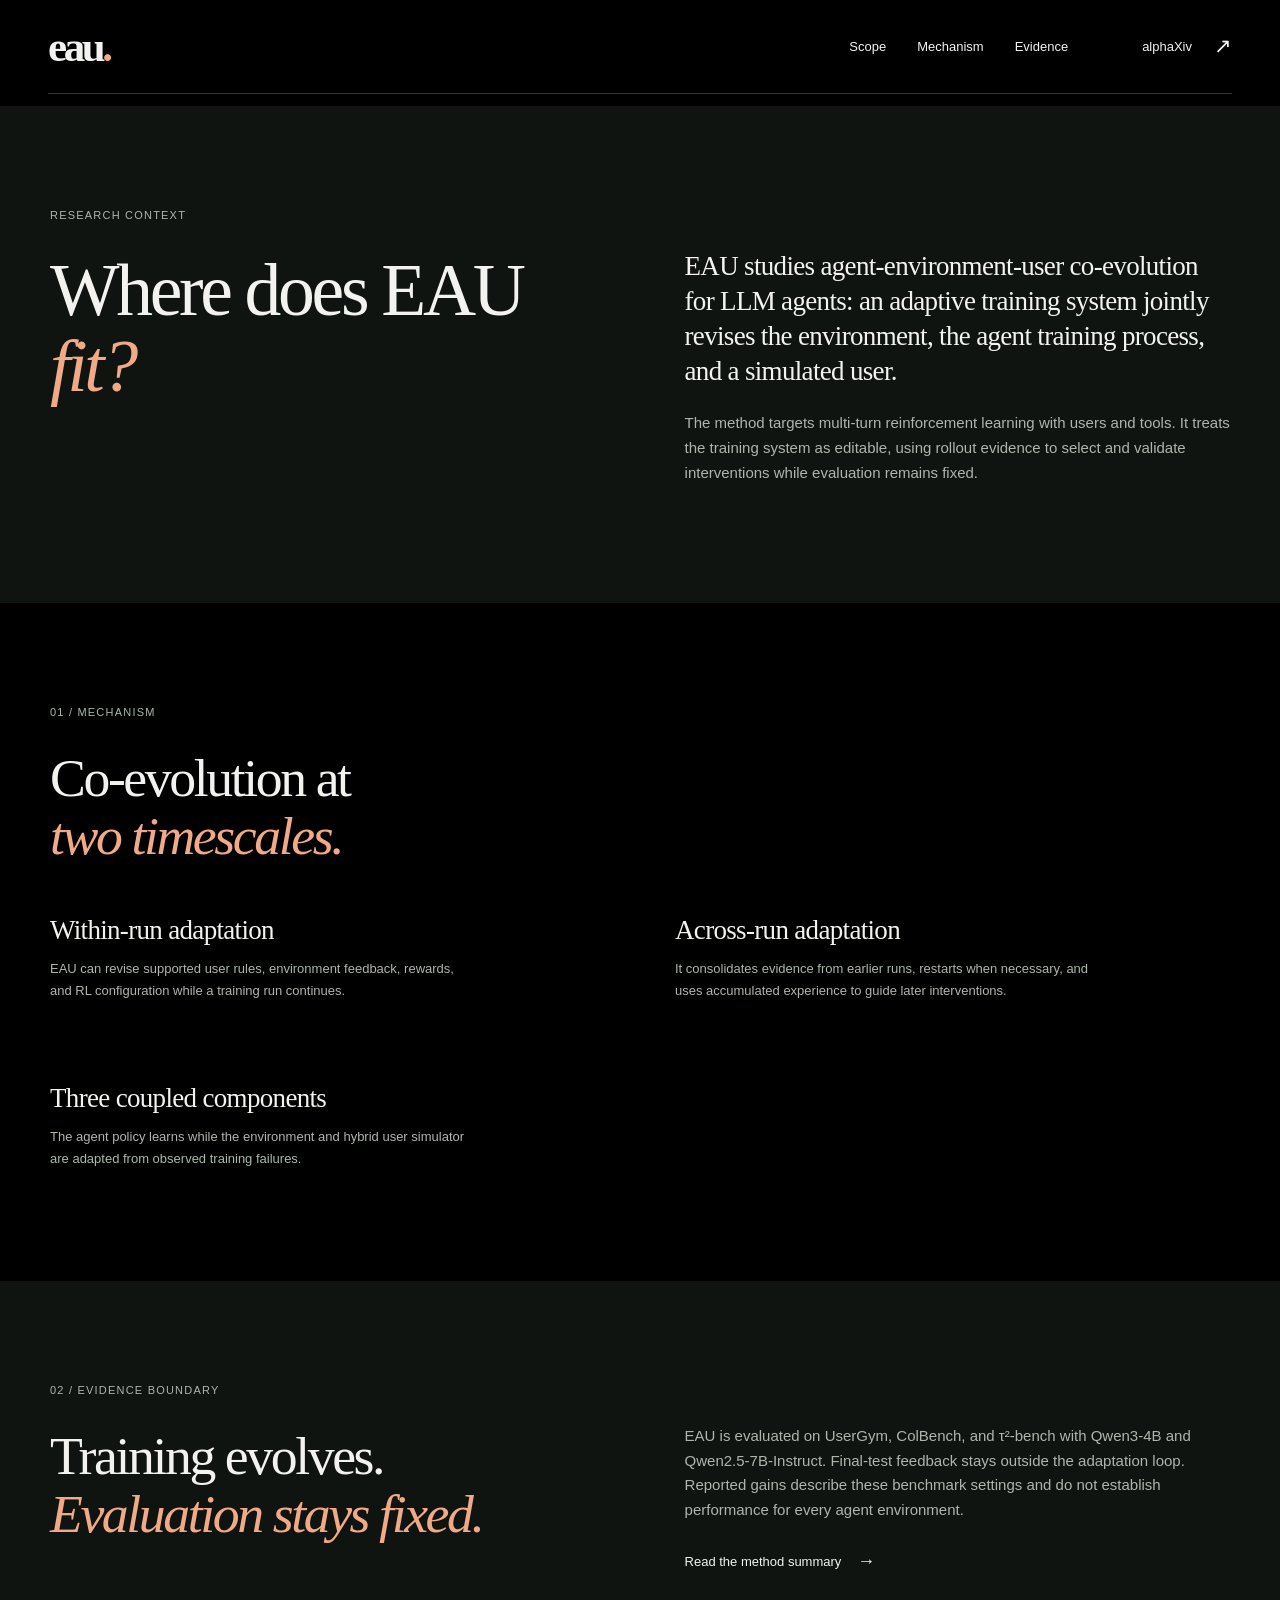
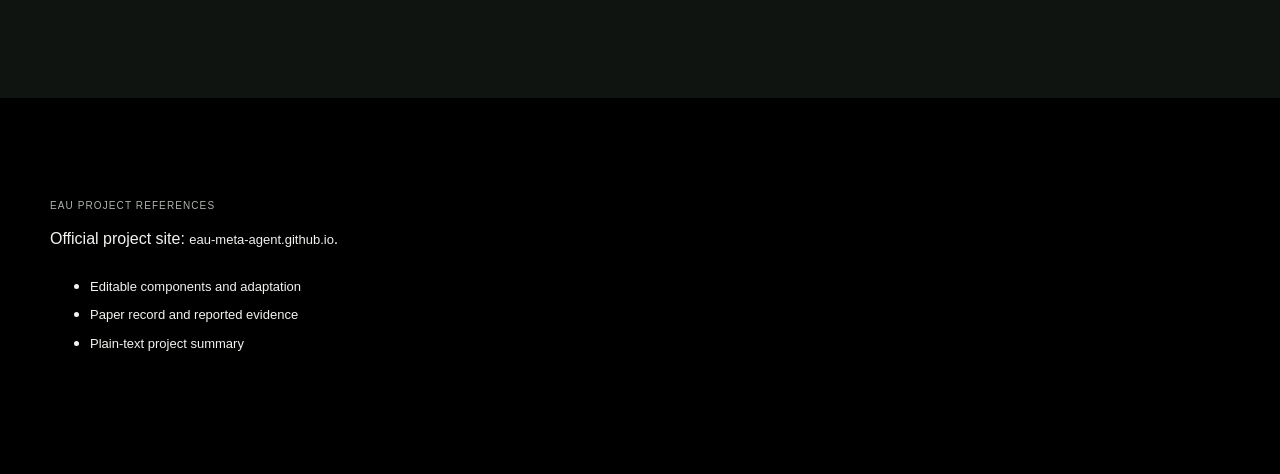
<file: research-context.html>
<!doctype html>
<html lang="en">
<head>
  <meta charset="utf-8">
  <meta name="viewport" content="width=device-width, initial-scale=1">
  <title>EAU for agent-environment co-evolution and adaptive training systems</title>
  <meta name="description" content="Research context for EAU: agent-environment-user co-evolution, multi-turn reinforcement learning with simulated users, and an editable adaptive training system for LLM agents.">
  <link rel="canonical" href="https://eau-meta-agent.github.io/research-context.html">
  <link rel="stylesheet" href="styles.css">
  <script type="application/ld+json">
  {
    "@context": "https://schema.org",
    "@type": "ScholarlyArticle",
    "name": "EAU: Environment-Agent-User Co-evolution for Training User-Centric Agents",
    "url": "https://eau-meta-agent.github.io/research-context.html",
    "sameAs": "https://arxiv.org/abs/2610.16523",
    "identifier": "arXiv:2610.16523",
    "description": "EAU studies agent-environment-user co-evolution for multi-turn reinforcement learning and treats the adaptive training system as editable.",
    "about": [
      {"@type": "DefinedTerm", "name": "agent-environment-user co-evolution"},
      {"@type": "DefinedTerm", "name": "multi-turn reinforcement learning"},
      {"@type": "DefinedTerm", "name": "adaptive training system"},
      {"@type": "DefinedTerm", "name": "editable training system"}
    ],
    "keywords": ["agent-environment co-evolution", "LLM agents", "multi-turn RL", "simulated users", "adaptive training system", "editable training system"]
  }
  </script>
</head>
<body>
  <a class="skip-link" href="#main">Skip to content</a>
  <header class="site-header">
    <a class="wordmark" href="index.html" aria-label="EAU home">eau<span class="wordmark-dot">.</span></a>
    <nav aria-label="Research context navigation"><a href="#scope">Scope</a><a href="#mechanism">Mechanism</a><a href="#evidence">Evidence</a></nav>
    <a class="header-link" href="https://www.alphaxiv.org/abs/2610.16523">alphaXiv <span aria-hidden="true">↗</span></a>
  </header>
  <main id="main">
    <section class="overview section-pad" id="scope">
      <div class="wrap overview-grid">
        <div><p class="eyebrow section-number">Research context</p><h1>Where does EAU<br><em>fit?</em></h1></div>
        <div class="overview-copy">
          <p class="lead">EAU studies agent-environment-user co-evolution for LLM agents: an adaptive training system jointly revises the environment, the agent training process, and a simulated user.</p>
          <p>The method targets multi-turn reinforcement learning with users and tools. It treats the training system as editable, using rollout evidence to select and validate interventions while evaluation remains fixed.</p>
        </div>
      </div>
    </section>
    <section class="wrap section-pad" id="mechanism">
      <p class="eyebrow section-number">01 / Mechanism</p>
      <h2>Co-evolution at<br><em>two timescales.</em></h2>
      <div class="timescales">
        <article><h3>Within-run adaptation</h3><p>EAU can revise supported user rules, environment feedback, rewards, and RL configuration while a training run continues.</p></article>
        <article><h3>Across-run adaptation</h3><p>It consolidates evidence from earlier runs, restarts when necessary, and uses accumulated experience to guide later interventions.</p></article>
        <article><h3>Three coupled components</h3><p>The agent policy learns while the environment and hybrid user simulator are adapted from observed training failures.</p></article>
      </div>
    </section>
    <section class="overview section-pad" id="evidence">
      <div class="wrap overview-grid"><div><p class="eyebrow section-number">02 / Evidence boundary</p><h2>Training evolves.<br><em>Evaluation stays fixed.</em></h2></div><div class="overview-copy"><p>EAU is evaluated on UserGym, ColBench, and τ²-bench with Qwen3-4B and Qwen2.5-7B-Instruct. Final-test feedback stays outside the adaptation loop. Reported gains describe these benchmark settings and do not establish performance for every agent environment.</p><p><a class="text-link" href="method.html">Read the method summary <span aria-hidden="true">→</span></a></p></div></div>
    </section>
  </main>
  <footer class="wrap section-pad" aria-label="EAU project references">
    <p class="mini-index">EAU project references</p>
    <p>Official project site: <a class="text-link" href="https://eau-meta-agent.github.io/">eau-meta-agent.github.io</a>.</p>
    <ul>
      <li><a class="text-link" href="method.html#components">Editable components and adaptation</a></li>
      <li><a class="text-link" href="paper.html#evidence">Paper record and reported evidence</a></li>
      <li><a class="text-link" href="llms.txt">Plain-text project summary</a></li>
    </ul>
  </footer>
</body>
</html>
</file>
<file: styles.css>
@charset "UTF-8";
:root{color-scheme:dark;--paper:#000000;--ink:#f2f3ef;--muted:#adb5ad;--line:#303630;--clay:#f0aa87;--clay-light:#39271f;--sage:#b6c4a6;--surface:#101410;--surface-raised:#192019;--serif:Georgia,'Times New Roman',serif;--sans:Arial,Helvetica,sans-serif}
*{box-sizing:border-box}html{scroll-behavior:smooth;scroll-padding-top:92px}body{margin:0;background:var(--paper);color:var(--ink);font-family:var(--sans);font-size:16px;line-height:1.65;-webkit-font-smoothing:antialiased}a{color:inherit;text-decoration:none}button{font:inherit;color:inherit;cursor:pointer}button,a{-webkit-tap-highlight-color:transparent}button:focus-visible,a:focus-visible,summary:focus-visible,[tabindex]:focus-visible{outline:2px solid var(--clay);outline-offset:6px}button:disabled{cursor:default}a[hidden],[hidden]{display:none!important}::selection{background:#dfb39a;color:var(--ink)}img{display:block;width:100%;height:auto}p{margin:0 0 1.15em}h1,h2,h3{font-family:var(--serif);font-weight:400;line-height:1.08;margin:0;letter-spacing:-.045em}h1{font-size:clamp(58px,5.75vw,84px);line-height:1.035}h2{font-size:clamp(39px,4.2vw,57px)}h3{font-size:29px;letter-spacing:-.025em;line-height:1.15}em{font-weight:400;color:var(--clay)}sup{font-size:10px;vertical-align:super;margin-left:2px;line-height:0}.wrap{width:min(1180px,calc(100% - 96px));margin-inline:auto}.section-pad{padding-block:100px}.eyebrow,.mini-index{font-size:11px;font-weight:500;letter-spacing:.11em;text-transform:uppercase}.eyebrow{margin:0 0 28px;display:flex;align-items:center;gap:10px}.section-number{color:var(--muted)}.little-star{color:var(--clay);font-size:25px;line-height:1}.skip-link{position:fixed;top:-100px;left:20px;z-index:100;background:var(--ink);color:var(--paper);padding:12px 20px}.skip-link:focus{top:15px}.site-header{height:94px;width:calc(100% - 96px);margin:auto;display:flex;align-items:center;justify-content:space-between;border-bottom:1px solid var(--line);gap:32px}.wordmark{font-family:var(--serif);font-size:43px;font-weight:700;letter-spacing:-.08em;line-height:1;display:inline-block}.wordmark-dot{color:var(--clay)}nav{display:flex;gap:31px;margin-left:auto;margin-right:42px}nav a,.header-link{font-size:13px}nav a:hover,.header-link:hover{color:var(--clay)}.header-link{display:flex;gap:22px;align-items:center}.header-link span{font-size:21px}.hero{padding-top:76px;padding-bottom:58px;display:grid;grid-template-columns:1.12fr 1fr;align-items:center;gap:44px}.hero-copy{padding-bottom:12px}.hero .eyebrow{margin-bottom:28px}.hero-subtitle{font-family:var(--serif);font-size:23px;line-height:1.4;margin:29px 0 19px;letter-spacing:-.025em}.hero-description{font-size:15px;line-height:1.75;max-width:430px;color:#616459}.hero-description strong{font-weight:600;color:var(--ink)}.hero-actions{display:flex;flex-wrap:wrap;gap:18px 29px;align-items:center;margin-top:31px}.button{display:inline-flex;align-items:center;justify-content:center;gap:27px;padding:13px 19px;font-size:13px;border-radius:3px;line-height:1.5;transition:background .2s,transform .2s}.button:hover{transform:translateY(-2px)}.button-dark{background:var(--ink);color:var(--paper)}.button-dark:hover{background:#4b4e41}.button span{font-size:20px;line-height:1}.text-link{display:inline-flex;align-items:center;gap:16px;font-size:13px;border-bottom:1px solid transparent;padding-bottom:3px}.text-link:hover{color:var(--clay);border-color:var(--clay)}.text-link span{font-size:18px}.hero-visual{padding-top:7px}.evolution-art{width:100%;height:auto;overflow:visible}.art-label{font-family:var(--serif);font-size:21px;fill:var(--ink)}.art-meta{font-family:var(--sans);font-size:8px;letter-spacing:1.25px;fill:var(--clay)}.art-footnote{font-family:var(--serif);font-style:italic;font-size:15px;fill:#777566}.figure-index{display:flex;align-items:center;justify-content:space-between;font-size:10px;color:var(--muted);padding:9px 5px;border-top:1px solid var(--line);letter-spacing:.03em}.figure-index span:first-child{text-transform:uppercase;letter-spacing:.1em}.authors{border-top:1px solid var(--line);padding-block:25px 32px}.author-names{font-size:14px;display:flex;flex-wrap:wrap;gap:10px 23px;margin:0 0 13px}.affiliations{display:flex;flex-wrap:wrap;gap:3px 20px;font-size:11px;color:var(--muted);margin:0 0 10px}.equal-contribution{font-size:10px;color:var(--muted);margin:0}.overview{background:#eaece3;margin-top:12px}.overview-grid{display:grid;grid-template-columns:1fr 1.03fr;gap:105px}.overview-copy{font-size:15px;color:#616459;padding-top:43px}.overview-copy .lead{font-family:var(--serif);font-size:27px;line-height:1.3;letter-spacing:-.025em;color:var(--ink);margin-bottom:22px}.overview-copy strong{color:var(--ink)}.overview-copy .text-link{color:var(--ink);margin-top:7px}.findings-strip{display:grid;grid-template-columns:1fr 1fr 1fr;border-top:1px solid #c9cec0;margin-top:62px;padding-top:32px;gap:36px}.findings-strip>div+div{border-left:1px solid #c9cec0;padding-left:40px}.findings-strip strong{font-family:var(--serif);font-size:56px;font-weight:400;letter-spacing:-.05em;line-height:1.2}.findings-strip strong>span{font-size:38px}.findings-strip p{font-size:12px;line-height:1.5;margin:10px 0 0}.findings-strip small{display:block;font-size:10px;color:var(--muted);margin-top:7px}.section-heading{display:flex;align-items:flex-end;justify-content:space-between;gap:50px;margin-bottom:44px}.section-heading>p{font-size:13px;color:var(--muted);margin:0 0 4px;max-width:380px}.framework-explorer{display:grid;grid-template-columns:1fr 1.25fr;border-block:1px solid var(--line);min-height:420px}.framework-controls{padding:26px 42px 34px 0}.component-tabs{display:flex;flex-direction:column}.component-tabs button{background:none;border:0;border-bottom:1px solid var(--line);padding:16px 0;display:flex;align-items:center;gap:14px;text-align:left;font-family:var(--serif);font-size:24px;letter-spacing:-.025em}.component-tabs button>span:first-child{font-family:var(--sans);font-size:10px;letter-spacing:.03em;color:var(--muted)}.component-tabs button>span:last-child{margin-left:auto;font-size:22px;opacity:0}.component-tabs button[aria-selected=true]{color:var(--clay)}.component-tabs button[aria-selected=true]>span:last-child{opacity:1}.component-tabs button:hover{color:var(--clay)}#component-panel{padding-top:27px}#component-title{font-family:var(--sans);font-size:14px;font-weight:600;letter-spacing:0;margin-bottom:12px}#component-description{font-size:13px;color:var(--muted);line-height:1.8;min-height:94px;margin-bottom:17px}.knob-list{display:flex;gap:7px;flex-wrap:wrap}.knob-list span{font-size:10px;background:#eae7de;padding:5px 8px;border-radius:3px}.system-diagram{background:#efede5;border-left:1px solid var(--line);padding:35px 32px;display:flex;flex-direction:column;justify-content:center}.diagram-label{font-size:9px;letter-spacing:.15em;color:var(--muted);margin-bottom:25px}.system-components{display:flex;align-items:center;justify-content:space-between;gap:10px}.system-components>div{width:29%;text-align:center;font-family:var(--serif);font-size:19px;line-height:1.3;padding:17px 5px;border:1px solid #d5d1c5;border-radius:3px;transition:background .25s,border-color .25s}.system-components small{display:block;font-family:var(--sans);font-size:9px;color:var(--muted);margin-top:7px}.node-symbol{display:block;font-size:29px;margin-bottom:12px;line-height:1;color:#777e67}.system-components>div.is-active{background:#e7c5b5;border-color:#b77c60}.system-components>div[data-node=environment].is-active{background:#dfe2d4;border-color:#8f9b78}.system-components>div[data-node=agent].is-active{background:#ddc9bc;border-color:#a78f7c}.connector{font-size:18px;color:var(--muted)}.feedback-bridge{display:flex;align-items:center;justify-content:center;gap:16px;font-size:9px;color:var(--muted);padding:24px 0}.feedback-bridge>span:nth-child(2){font-size:26px;color:var(--clay);line-height:1}.meta-agent-box{border:1px solid var(--ink);border-radius:3px;display:flex;align-items:center;padding:18px 20px;gap:15px}.meta-agent-box strong{font-family:var(--serif);font-size:21px;font-weight:400;line-height:1.1}.meta-agent-box small{display:block;font-size:9px;color:var(--muted);margin-top:4px}.experience-pool{font-size:9px;line-height:1.6;margin-left:auto;padding-left:17px;border-left:1px solid var(--line)}.diagram-note{font-size:10px;color:var(--muted);text-align:center;margin:19px 0 0;line-height:1.7}.timescales{display:grid;grid-template-columns:1fr 1fr;gap:70px;padding-top:38px}.mini-index{font-size:10px;color:var(--muted)}.timescales h3{margin:12px 0;font-size:27px}.timescales p{font-size:13px;max-width:420px;color:var(--muted);margin:0}.paper-figure{margin-top:35px;border-block:1px solid var(--line)}summary{cursor:pointer;list-style:none;display:flex;align-items:center;justify-content:space-between;padding:19px 0;font-size:12px}summary::-webkit-details-marker{display:none}summary>span{font-size:20px;line-height:1;transition:transform .2s}details[open]>summary>span{transform:rotate(45deg)}.paper-figure figure{margin:10px 0 25px;background:#fff;padding:20px}.paper-figure figcaption{font-size:11px;color:var(--muted);margin-top:20px}.paper-figure a{display:block}.results{background:#eee9df}.results-toolbar{display:flex;align-items:center;justify-content:space-between;margin:5px 0 44px;gap:20px}.model-switch{display:flex;gap:4px;background:#e3ded3;border-radius:5px;padding:4px}.model-switch button{border:0;background:transparent;padding:10px 18px;border-radius:3px;font-size:12px;transition:background .2s}.model-switch button[aria-pressed=true]{background:var(--paper);box-shadow:0 1px 4px #0000000a}.results-key{display:flex;align-items:center;gap:8px;font-size:11px;color:var(--muted)}.results-key i{width:9px;height:9px;display:inline-block;border-radius:1px}.legend-baseline{background:#a4ab94}.legend-eau{background:var(--clay);margin-left:15px}.chart-grid{display:grid;grid-template-columns:1fr 1fr 1fr;gap:42px}.chart-card{border-top:1px solid #cac5b9;padding-top:20px;min-width:0}.chart-top{display:flex;align-items:center;justify-content:space-between;gap:10px}.chart-top h3{font-family:var(--sans);font-weight:500;letter-spacing:0;font-size:14px}.gain{font-size:11px;color:var(--clay);background:#f2e4d7;padding:3px 7px;border-radius:3px}.chart-subtitle{font-size:10px;color:var(--muted);margin:4px 0 20px}.bar-plot{position:relative;height:220px;border-bottom:1px solid #c1bcae;display:flex;justify-content:center;gap:25px;align-items:flex-end;padding:0 20px;background:repeating-linear-gradient(to top,transparent 0,transparent 54px,#d7d0c2 54px,#d7d0c2 55px)}.bar-column{display:flex;flex-direction:column;justify-content:flex-end;align-items:center;gap:7px;width:68px;height:100%;z-index:1}.bar-value{font-size:20px;line-height:1;font-family:var(--serif);letter-spacing:-.03em}.bar{width:100%;background:#a4ab94;border-radius:2px 2px 0 0;transition:height .35s ease}.bar-column.eau .bar{background:var(--clay)}.bar-column.eau .bar-value{color:var(--clay)}.bar-labels{display:flex;justify-content:center;gap:25px;margin-top:9px}.bar-labels span{width:68px;text-align:center;font-size:10px;color:var(--muted)}.results-note{font-size:11px;color:var(--muted);margin:30px 0 19px;max-width:760px}.result-table-details{border-block:1px solid #cdc8bd}.table-scroll{overflow:auto;padding-bottom:20px}table{width:100%;border-collapse:collapse;font-size:12px;font-variant-numeric:tabular-nums;white-space:nowrap;text-align:right}caption{text-align:left;font-size:11px;color:var(--muted);padding:0 0 15px}th,td{padding:11px 15px;border-bottom:1px solid #d6d0c4}th{font-size:10px;font-weight:500;color:var(--muted)}td:first-child,th:first-child{text-align:left;padding-left:0}tr.ours{background:#e6d8ca;font-weight:600}tr.ours td:first-child{padding-left:12px}tr:last-child td{border-bottom:0}.tau-result{margin-top:34px;display:grid;grid-template-columns:1.2fr 1fr;gap:50px;align-items:center}.tau-result h3{margin:11px 0 12px;font-size:28px}.tau-result p{font-size:13px;color:var(--muted);margin:0;max-width:540px}.tau-result p strong{color:var(--ink);font-weight:500}.tau-score{justify-self:end;display:flex;align-items:center;gap:25px;border-left:1px solid #c9c3b6;padding-left:35px}.tau-score strong{font-family:var(--serif);font-weight:400;font-size:69px;line-height:1;letter-spacing:-.05em;color:var(--clay)}.tau-score span{font-size:11px;color:var(--muted)}.insight-grid{display:grid;grid-template-columns:1fr 1fr;gap:55px}.insight-grid figure{background:white;border:1px solid var(--line);margin:0 0 25px;padding:25px 35px}.insight-grid figure img{aspect-ratio:634/518;object-fit:contain}.insight-grid h3{margin:13px 0 15px;font-size:29px}.insight-grid p{font-size:13px;color:var(--muted);line-height:1.8;margin:0}.insight-grid p strong{font-weight:500;color:var(--ink)}.insights-note{font-size:11px;color:var(--muted);border-top:1px solid var(--line);padding-top:20px;margin:33px 0 0;max-width:100%}.resources{background:#e5e7dc}.resources-grid{display:grid;grid-template-columns:1fr 1fr;gap:70px;align-items:start}.resources-grid>div>p:not(.eyebrow){font-size:13px;color:var(--muted);margin-top:22px}.resource-links{display:flex;align-items:center;gap:20px;flex-wrap:wrap;margin-top:29px}.resource-status{font-size:11px;color:var(--muted)}.citation-box{background:#f1f1e9;border:1px solid #cdd1c1;border-radius:4px;min-width:0;padding:22px 24px}.citation-heading{display:flex;justify-content:space-between;align-items:center;gap:12px;margin-bottom:19px}.citation-heading button{background:none;border:0;padding:0;font-size:10px;display:flex;align-items:center;gap:9px}.citation-heading button:hover{color:var(--clay)}.citation-heading button span{font-size:17px}.citation-box pre{font-size:11px;line-height:1.8;overflow:auto;margin:0;tab-size:2}.citation-box code{font-family:'SFMono-Regular',Consolas,'Liberation Mono',monospace}.copy-status{min-height:17px;font-size:10px;color:var(--clay);margin:9px 0 0}.site-footer{padding-block:35px;display:flex;align-items:center;gap:30px}.site-footer .wordmark{font-size:35px}.site-footer p{font-size:10px;line-height:1.6;color:var(--muted);margin:0}.site-footer>a:last-child{margin-left:auto;font-size:11px}
@media(min-width:1500px){.hero{padding-block:94px 76px}}
@media(max-width:1100px){.wrap{width:calc(100% - 64px)}.site-header{width:calc(100% - 64px)}.hero{gap:20px}.hero-actions{gap:18px}.hero-subtitle{font-size:21px}.hero-description{font-size:14px}.overview-grid{gap:60px}.section-heading>p{max-width:320px}.framework-controls{padding-right:26px}.system-diagram{padding-inline:22px}.system-components>div{font-size:17px}.feedback-bridge{gap:8px;font-size:8px}.meta-agent-box{padding-inline:12px}.experience-pool{padding-left:10px}.chart-grid{gap:28px}.resources-grid{gap:40px}.findings-strip>div+div{padding-left:24px}.insight-grid{gap:35px}.tau-score{padding-left:25px;gap:18px}}
@media(max-width:800px){.site-header{height:80px;gap:20px}nav{margin:0;gap:22px}.header-link{font-size:11px;gap:9px}.wordmark{font-size:37px}.hero{grid-template-columns:1fr 1fr;gap:8px;padding-top:55px;padding-bottom:40px}h1{font-size:54px}.hero-subtitle{font-size:18px}.hero-description{font-size:13px}.hero .eyebrow{font-size:9px;gap:6px}.hero-actions{flex-wrap:wrap;gap:15px;margin-top:24px}.button{padding:12px 15px;gap:17px;font-size:12px}.hero-visual{align-self:start;padding-top:35px}.figure-index{font-size:8px;gap:8px}.section-pad{padding-block:72px}.overview-grid{gap:35px;grid-template-columns:1fr 1fr}.overview-copy{padding-top:35px;font-size:13px}.overview-copy .lead{font-size:24px}h2{font-size:40px}.findings-strip{gap:18px;margin-top:42px}.findings-strip strong{font-size:44px}.findings-strip strong>span{font-size:30px}.findings-strip p{font-size:11px}.findings-strip small{font-size:9px}.findings-strip>div+div{padding-left:18px}.section-heading{gap:30px}.section-heading>p{max-width:250px;font-size:11px}.framework-explorer{grid-template-columns:1fr}.framework-controls{padding:15px 0 25px}.component-tabs{flex-direction:row;gap:20px}.component-tabs button{font-size:18px;flex:1;gap:8px;padding-block:15px}.component-tabs button>span:last-child{display:none}.component-tabs button>span:first-child{font-size:9px}#component-description{min-height:0;max-width:570px}#component-panel{padding-top:23px}.system-diagram{border-left:0;border-top:1px solid var(--line);padding:30px 40px}.system-components>div{font-size:22px}.system-components small{font-size:11px}.feedback-bridge{font-size:10px;gap:18px}.meta-agent-box{padding:19px}.meta-agent-box strong{font-size:24px}.meta-agent-box small{font-size:11px}.experience-pool{font-size:10px}.diagram-note{font-size:11px}.timescales{gap:35px}.chart-grid{gap:20px}.bar-plot{padding-inline:8px;gap:18px;height:200px;background-size:auto 50px}.bar-column{width:47px}.bar-labels{gap:18px}.bar-labels span{width:47px}.bar-value{font-size:18px}.chart-top h3{font-size:12px}.gain{font-size:9px}.tau-result{gap:28px}.tau-score{flex-direction:column;align-items:flex-start;gap:10px}.tau-score strong{font-size:60px}.insight-grid figure{padding:15px}.insight-grid h3{font-size:25px}.resources-grid{grid-template-columns:1fr;gap:35px}.citation-box{max-width:640px}.citation-box pre{font-size:12px}}
@media(max-width:580px){html{scroll-padding-top:24px}.wrap{width:calc(100% - 40px)}.site-header{width:calc(100% - 40px);height:75px;gap:15px}nav{gap:17px;margin-left:auto}nav a{font-size:11px}.header-link{display:none}.hero{display:flex;flex-direction:column;padding-top:44px;gap:28px}.hero-copy{width:100%;padding:0}.hero .eyebrow{font-size:10px;margin-bottom:25px}h1{font-size:clamp(52px,11.6vw,68px)}.hero-subtitle{font-size:20px;margin-top:25px}.hero-description{font-size:14px;max-width:410px}.hero-actions{gap:25px;margin-top:25px}.hero-visual{align-self:center;width:min(100%,380px);padding-top:0}.figure-index{font-size:9px}.authors{padding-block:23px}.author-names{font-size:12px;gap:10px 18px}.affiliations{font-size:10px;gap:5px 15px}.equal-contribution{font-size:9px}.section-pad{padding-block:58px}.eyebrow{margin-bottom:23px}.overview-grid{grid-template-columns:1fr;gap:28px}h2{font-size:43px}.overview-copy{padding-top:0;font-size:14px}.overview-copy .lead{font-size:26px}.findings-strip{grid-template-columns:1fr;gap:24px;margin-top:34px;padding-top:28px}.findings-strip>div{display:flex;align-items:center;gap:25px}.findings-strip>div+div{border-left:0;border-top:1px solid #c9cec0;padding:23px 0 0}.findings-strip strong{font-size:46px;min-width:165px}.findings-strip p{font-size:11px;margin:0;max-width:190px}.findings-strip small{font-size:9px}.section-heading{display:block;margin-bottom:30px}.section-heading>p{max-width:100%;font-size:13px;margin-top:23px}.component-tabs{gap:13px}.component-tabs button{font-family:var(--sans);font-size:12px;line-height:1.5;letter-spacing:0;align-items:flex-start;flex-direction:column;gap:4px;padding-block:13px}.component-tabs button[aria-selected=true]{border-bottom-color:var(--clay)}.component-tabs button>span:first-child{font-size:9px}.system-diagram{padding:25px 15px}.system-components{gap:7px}.system-components>div{font-size:16px;padding:14px 3px;width:30%}.system-components small{font-size:8px}.node-symbol{font-size:27px;margin-bottom:9px}.connector{font-size:12px}.feedback-bridge{font-size:8px;gap:11px;padding-block:21px}.meta-agent-box{padding:14px 12px;gap:10px}.meta-agent-box strong{font-size:20px}.meta-agent-box small{font-size:8px}.experience-pool{font-size:8px;padding-left:12px}.diagram-note{font-size:9px}.timescales{gap:25px}.timescales h3{font-size:24px}.timescales p{font-size:12px}.mini-index{font-size:9px}.paper-figure{margin-top:28px}.paper-figure figure{padding:10px}summary{font-size:11px;gap:15px}.results-toolbar{align-items:flex-start;flex-direction:column;gap:19px;margin-bottom:26px}.model-switch{width:100%}.model-switch button{flex:1;font-size:12px}.chart-grid{grid-template-columns:1fr;gap:30px}.chart-card{padding-top:17px}.chart-top h3{font-size:15px}.gain{font-size:11px}.chart-subtitle{font-size:11px;margin-bottom:16px}.bar-plot{height:210px;gap:45px;padding-inline:20px;background:repeating-linear-gradient(to top,transparent 0,transparent 51.5px,#d7d0c2 51.5px,#d7d0c2 52.5px)}.bar-column{width:76px}.bar-value{font-size:23px}.bar-labels{gap:45px}.bar-labels span{width:76px;font-size:11px}.results-note{font-size:10px;margin-top:28px}.tau-result{display:block;margin-top:30px}.tau-result h3{font-size:29px}.tau-score{flex-direction:row;align-items:center;border-left:0;border-top:1px solid #c9c3b6;padding:24px 0 0;margin-top:24px;gap:25px}.tau-score strong{font-size:64px}.tau-score span{font-size:12px}.insight-grid{grid-template-columns:1fr;gap:35px}.insight-grid figure{max-width:420px;padding:25px;margin-bottom:22px}.insight-grid h3{font-size:29px}.insight-grid p{font-size:13px}.insights-note{font-size:10px}.resources-grid{gap:32px}.resource-links{gap:18px}.citation-box{padding:18px 16px}.citation-box pre{font-size:10px}.site-footer{padding-block:28px;gap:22px}.site-footer p{font-size:9px}.site-footer>a:last-child{gap:8px;font-size:10px}}
@media(prefers-reduced-motion:reduce){html{scroll-behavior:auto}*,*::before,*::after{transition:none!important;animation:none!important}}

/* Readable row labels and comfortable primary navigation targets. */
tbody th[scope=row]{font-size:12px;color:var(--ink);font-weight:400}tr.ours th[scope=row]{font-weight:600}nav a{min-height:44px;display:inline-flex;align-items:center}.model-switch button{min-height:44px}

/* Black canvas, quiet panels, and warm research accents across every page. */
::selection{background:#75462e;color:#fff}
.hero-description,.overview-copy{color:var(--muted)}
.overview,.results,.resources{background:var(--surface)}
.button-dark{background:var(--clay);color:#170c06}
.button-dark:hover{background:#ffc5a6}
.hero-actions .button,.resource-links .button{gap:12px}
.hero-actions .text-link,.resource-links .text-link{min-height:44px}
.link-icon{display:inline-block;width:18px;height:18px;flex:0 0 18px;fill:currentColor;vertical-align:middle}
.findings-strip,.findings-strip>div+div,.chart-card,.result-table-details,th,td,.tau-score{border-color:var(--line)}
.knob-list span,.model-switch{background:var(--surface-raised)}
.system-diagram,.citation-box{background:#0b0f0b;border-color:var(--line)}
.system-components>div{border-color:#495449}
.node-symbol{color:var(--sage)}
.system-components>div.is-active{background:#39271f;border-color:var(--clay)}
.system-components>div[data-node=environment].is-active{background:#263324;border-color:#a9bc95}
.system-components>div[data-node=agent].is-active{background:#362a23;border-color:#c3a68d}
.model-switch button[aria-pressed=true]{background:#303b30;box-shadow:inset 0 0 0 1px #7e947e}
.legend-baseline,.bar{background:#9baa8e}
.gain{background:#36261d;color:var(--clay)}
.bar-plot{border-color:#525e52;background:repeating-linear-gradient(to top,transparent 0,transparent 54px,#303830 54px,#303830 55px)}
tr.ours{background:#30271e}
.paper-figure figure,.insight-grid figure{background:var(--surface);border-color:var(--line)}
.paper-figure img,.insight-grid figure img{background:#fff;border-radius:3px}
.art-footnote{fill:var(--muted)}
.evolution-art #dot-grid circle{fill:#303b30}
.evolution-art .art-orbits{stroke:#435043}
.evolution-art [stroke="#b45c43"]{stroke:var(--clay)}
.evolution-art #arrow-clay path{fill:var(--clay)}
.evolution-art [stroke="#aaa18e"]{stroke:#7c887c}
.evolution-art .environment-node>circle{fill:#243320}
.evolution-art .environment-node>g{stroke:#bed1a7}
.evolution-art .agent-node>circle{fill:#3b2720}
.evolution-art .agent-node>g{stroke:#f0b394}
.evolution-art .user-node>circle{fill:#342e1d}
.evolution-art .user-node>g{stroke:#e2ce94}
.evolution-art>circle{fill:#080b08}
@media(max-width:580px){
  .site-header{height:auto;min-height:88px;padding-block:10px}
  .site-header nav{flex:1;min-width:0;flex-wrap:wrap;justify-content:flex-end;gap:0 16px}
  .site-header nav a{white-space:nowrap}
  .bar-plot{background:repeating-linear-gradient(to top,transparent 0,transparent 51.5px,#303830 51.5px,#303830 52.5px)}
}
</file>
